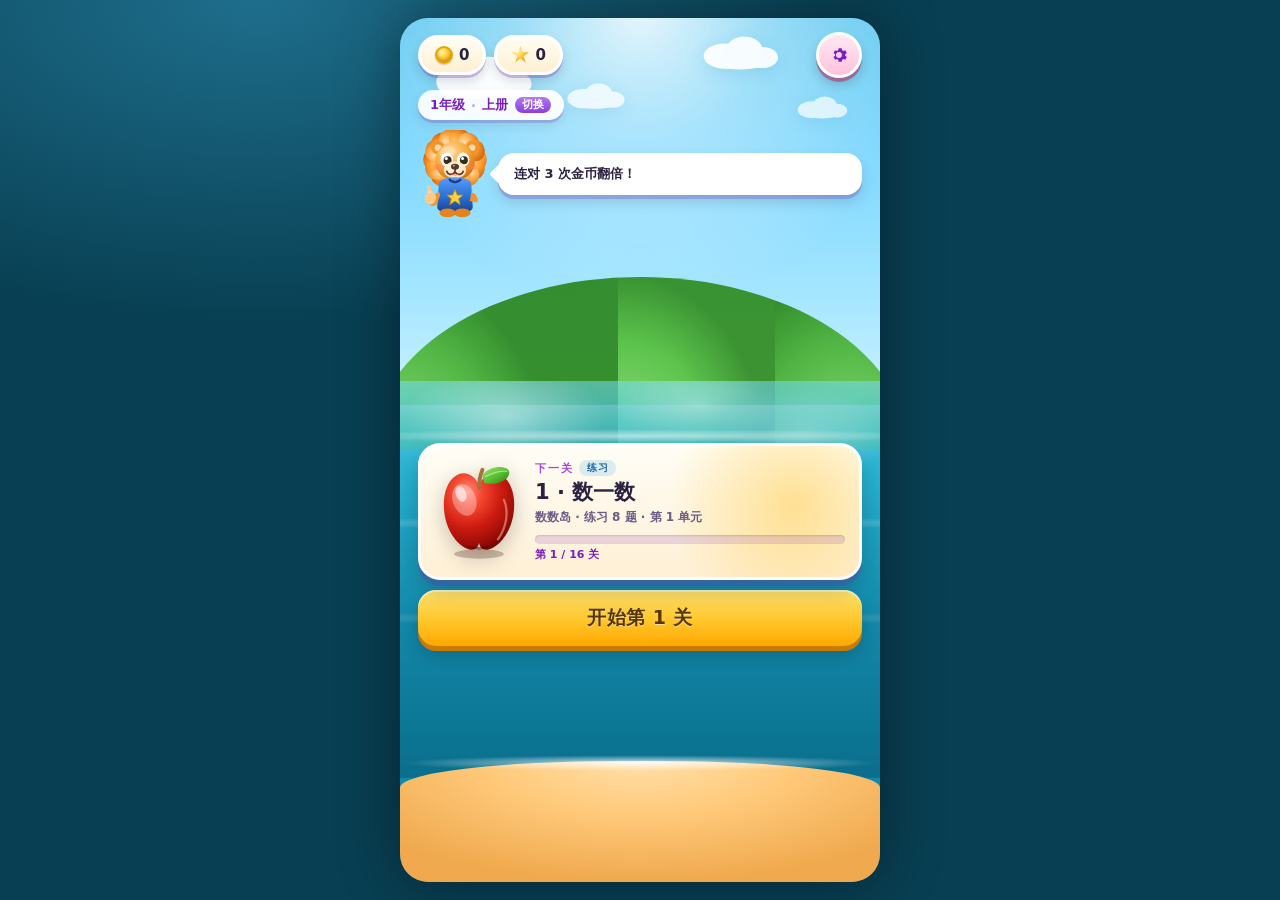
<file: index.html>
<!DOCTYPE html>
<html lang="zh-CN">
<head>
<meta charset="UTF-8">
<meta name="viewport" content="width=device-width, initial-scale=1, maximum-scale=1, user-scalable=no, viewport-fit=cover">
<meta name="theme-color" content="#7FD8FF">
<link rel="icon" href="data:image/svg+xml,%3Csvg xmlns='http://www.w3.org/2000/svg' viewBox='0 0 100 100'%3E%3Ccircle cx='50' cy='45' r='40' fill='%23F0207E'/%3E%3C/svg%3E">
<title>水果数学岛 · Fruit Math Island</title>
<link rel="stylesheet" href="css/base.css?v=1">
<link rel="stylesheet" href="css/scene.css?v=2">
<link rel="stylesheet" href="css/game.css?v=25">
<link rel="stylesheet" href="css/board.css?v=47">
</head>
<body>
<div id="app" class="app">

  <!-- 背景：天空 / 海面 / 沙滩 / 云 / 彩纸 -->
  <div class="bg" aria-hidden="true">
    <div class="bg-sky"></div>
    <div class="bg-sun"></div>
    <div class="bg-clouds" id="bgClouds"></div>
    <div class="bg-hills"></div>
    <div class="bg-sea">
      <i class="wave w1"></i><i class="wave w2"></i><i class="wave w3"></i>
    </div>
    <div class="bg-sand"></div>
    <div class="bg-confetti" id="bgConfetti"></div>
  </div>

  <!-- ============ 主页 ============ -->
  <section id="scrHome" class="screen home">
    <div class="home-head">
      <div class="home-hud">
        <div class="pill"><i class="ico-coin"></i><b id="coinNum">0</b></div>
        <div class="pill"><i class="ico-star"></i><b id="starNum">0</b></div>
        <button class="round-btn gear-btn" id="btnSettings" aria-label="设置">
          <svg viewBox="0 0 24 24" aria-hidden="true"><path d="M12 15.5a3.5 3.5 0 1 1 0-7 3.5 3.5 0 0 1 0 7zm7.4-2.6c.04-.3.07-.6.07-.9s-.03-.6-.07-.9l2-1.5-1.9-3.3-2.3.9c-.5-.4-1-.7-1.6-.9l-.3-2.4h-3.8l-.3 2.4c-.6.2-1.1.5-1.6.9l-2.3-.9-1.9 3.3 2 1.5c-.04.3-.07.6-.07.9s.03.6.07.9l-2 1.5 1.9 3.3 2.3-.9c.5.4 1 .7 1.6.9l.3 2.4h3.8l.3-2.4c.6-.2 1.1-.5 1.6-.9l2.3.9 1.9-3.3-2-1.5z"/></svg>
        </button>
      </div>
    </div>

    <!-- 当前年级 / 学期：只展示，切换在设置里 -->
    <button class="stage-badge" id="stageBadge">
      <span id="stageGrade">1年级</span>
      <i></i>
      <span id="stageTerm">上册</span>
      <em>切换</em>
    </button>

    <div class="home-hero">
      <div class="hero-lion" id="homeLion"></div>
      <div class="hero-bubble" id="homeTip">选一座小岛开始吧！</div>
    </div>

    <div class="continue-card" id="continueCard">
      <div class="cont-glow" aria-hidden="true"></div>
      <div class="cont-art" id="contArt"></div>
      <div class="cont-left">
        <span class="cont-meta">
          <span class="cont-label" id="contLabel">下一关</span>
          <span class="cont-type type-practice" id="contType">练习</span>
        </span>
        <b class="cont-title" id="contTitle">第 1 关 · 数一数</b>
        <span class="cont-sub" id="contSub">苹果岛 · 共 10 题</span>
        <div class="cont-meter"><i id="contFill"></i></div>
        <span class="cont-progress" id="contProgress">第 1 / 8 关</span>
      </div>
    </div>
    <button class="big-btn cont-go" id="btnContinue">开始第 1 关</button>

  </section>

  <!-- ============ 游戏 ============ -->
  <section id="scrGame" class="screen game hidden">
    <div class="game-hud">
      <button class="round-btn small" id="btnQuit" aria-label="退出">‹</button>
      <div class="hearts" id="hearts"></div>
      <div class="hud-right">
        <div class="pill small"><i class="ico-coin"></i><b id="gameCoin">0</b></div>
        <div class="combo-tag" id="comboTag">×0</div>
      </div>
    </div>

    <div class="progress-row">
      <div class="tier-pill" id="tierPill" aria-label="题目难度" title="题目难度"><i></i><i></i><i></i><i></i></div>
      <div class="progress-track"><i id="progFill"></i></div>
      <span id="progText">1/10</span>
    </div>

    <!-- 紫色标题条（参考图同款） -->
    <div class="ribbon" id="ribbon"><span id="ribbonText">学习减法</span></div>

    <!-- Boss 血条 -->
    <div class="boss-bar hidden" id="bossBar">
      <span class="boss-ico">🐵</span>
      <div class="boss-track"><i id="bossFill"></i></div>
      <span class="boss-time" id="bossTime">30</span>
    </div>

    <div class="stage" id="stage">
      <!-- 狮子伙伴 + 气泡 -->
      <div class="lion-row">
        <div class="lion-slot" id="gameLion"></div>
        <div class="bubble" id="bubble">数一数有几个？</div>
      </div>

      <!-- 题目区：由 JS 渲染（卡片/气球/黑板） -->
      <div class="board" id="board"></div>
    </div>

    <div class="fever-glow" id="feverGlow" aria-hidden="true"></div>
  </section>

  <!-- ============ 结算 ============ -->
  <section id="scrResult" class="screen result hidden">
    <div class="confetti-layer" id="resultConfetti" aria-hidden="true"></div>
    <div class="result-panel">
      <p class="res-kicker" id="resKicker">小岛通关</p>
      <h2 class="res-title" id="resTitle">苹果岛探险成功！</h2>
      <div class="res-stars" id="resStars">
        <i data-i="0"></i><i data-i="1"></i><i data-i="2"></i>
      </div>
      <div class="res-lion" id="resLion"></div>
      <div class="res-stats">
        <div class="stat"><span>🪙</span><b id="resCoin">0</b><small>金币</small></div>
        <div class="stat"><span>🔥</span><b id="resCombo">0</b><small>最高连击</small></div>
        <div class="stat"><span>✅</span><b id="resCorrect">0</b><small>答对</small></div>
      </div>
      <div class="res-unlocks" id="resUnlocks"></div>
      <div class="res-actions">
        <button class="big-btn" id="btnAgain">再来一局</button>
        <button class="ghost-btn" id="btnMedals">查看勋章</button>
        <button class="ghost-btn" id="btnHome">回主界面</button>
      </div>
    </div>
  </section>

  <!-- ============ 图鉴 ============ -->
  <section id="scrDex" class="screen dex hidden">
    <div class="page-head">
      <button class="round-btn small" id="btnDexBack" aria-label="返回">‹</button>
      <h2 class="page-title">我的勋章</h2>
      <div class="pill small"><span id="dexCount">0/16</span></div>
    </div>

    <!-- 连续挑战大横幅（核心） -->
    <div class="streak-hero" id="streakHero">
      <div class="sh-glow" aria-hidden="true"></div>
      <div class="sh-flame" id="shFlame"></div>
      <div class="sh-main">
        <div class="sh-num"><b id="shDays">0</b><span>天</span></div>
        <div class="sh-label">连续完成挑战</div>
      </div>
      <div class="sh-side">
        <span class="sh-rec">最长 <b id="shBest">0</b> 天</span>
        <span class="sh-today" id="shToday">今天还没来</span>
      </div>
    </div>
    <!-- 近 7 天打卡格 -->
    <div class="week-strip" id="weekStrip"></div>

    <div class="badge-groups" id="badgeGroups"></div>

    <!-- 家长区：重置进度（孩子不会误点） -->
    <div class="parent-zone">
      <button class="reset-btn" id="btnReset">清空全部进度</button>
      <p class="parent-note">金币、星星、勋章、关卡记录都会清除，且无法恢复</p>
    </div>
  </section>

  <!-- ============ 设置 ============ -->
  <section id="scrSettings" class="screen settings hidden">
    <div class="page-head">
      <button class="round-btn small" id="btnSettingsBack" aria-label="返回">‹</button>
      <h2 class="page-title">设置</h2>
    </div>

    <p class="set-hint">选择要练习的年级和学期，首页会显示对应内容</p>

    <div class="set-block">
      <span class="set-label">年级</span>
      <div class="grade-picker" id="gradePicker" role="tablist" aria-label="选择年级"></div>
    </div>

    <div class="set-block">
      <span class="set-label">学期</span>
      <div class="term-picker" id="termPicker" role="tablist" aria-label="选择学期"></div>
    </div>

    <div class="set-block">
      <span class="set-label">声音</span>
      <button class="set-toggle" id="btnSoundToggle">开启</button>
    </div>
  </section>

  <!-- ============ 浮层 ============ -->
  <div class="overlay hidden" id="ovEvent">
    <div class="event-card">
      <div class="ev-shine"></div>
      <div class="ev-emoji" id="evEmoji">💰</div>
      <h3 id="evTitle">金币雨</h3>
      <p id="evDesc">接下来 2 题金币翻倍！</p>
      <button class="big-btn" id="evOk">收下啦</button>
    </div>
  </div>

  <div class="overlay hidden" id="ovBoss">
    <div class="boss-card">
      <div class="boss-face">🐵</div>
      <h3>抢水果猴出现！</h3>
      <p>30 秒快问快答，答对就把它打退！</p>
      <button class="big-btn" id="bossOk">开打！</button>
    </div>
  </div>

  <div class="overlay hidden" id="ovRescue">
    <div class="rescue-wrap">
      <h3>🆘 Bobo 饿肚子啦！</h3>
      <p>接住掉下来的水果，接住 5 个就回血</p>
      <div class="rescue-timer"><i id="rescueFill"></i><span id="rescueTime">12</span></div>
      <div class="rescue-score">已接住 <b id="rescueGot">0</b> / 5</div>
      <div class="rescue-field" id="rescueField"></div>
    </div>
  </div>

  <div class="overlay hidden" id="ovPause">
    <div class="pause-card">
      <h3>休息一下～</h3>
      <p>Bobo 在原地等你</p>
      <button class="big-btn" id="pauseGo">继续</button>
      <button class="ghost-btn" id="pauseQuit">结束本局</button>
    </div>
  </div>

  <div class="fx" id="fx" aria-hidden="true"></div>
  <div class="toasts" id="toasts" aria-live="polite"></div>
</div>

<script src="js/art.js?v=3"></script>
<script src="js/difficulty.js?v=1"></script>
<script src="js/data.js?v=12"></script>
<script src="js/units.js?v=46"></script>
<script src="js/badges.js?v=1"></script>
<script src="js/audio.js?v=2"></script>
<script src="js/scene.js?v=1"></script>
<script src="js/store.js?v=4"></script>
<script src="js/board.js?v=80"></script>
<script src="js/fx.js?v=1"></script>
<script src="js/game.js?v=11"></script>
<script src="js/app.js?v=16"></script>
</body>
</html>
</file>
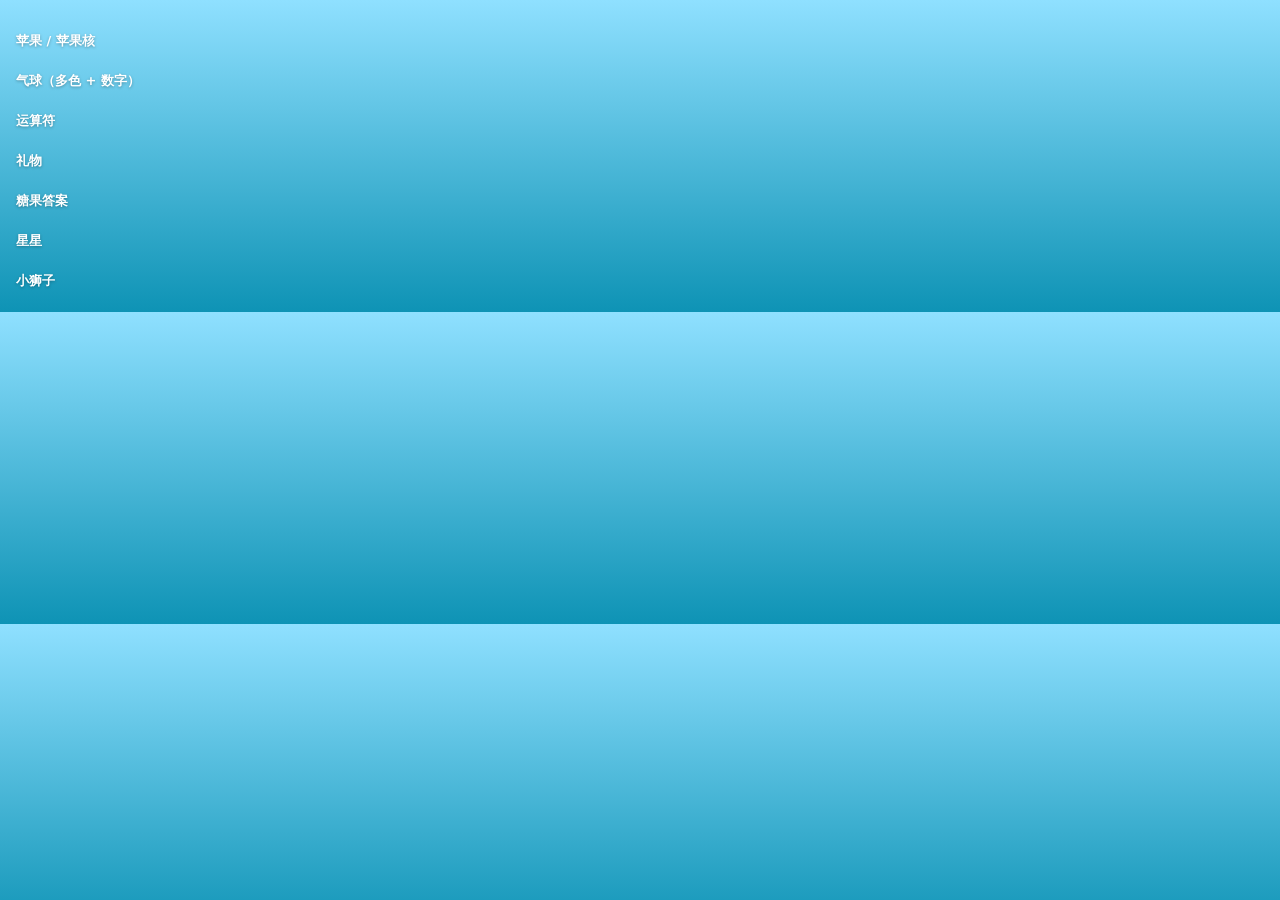
<file: test/art-preview.html>
<!DOCTYPE html>
<html lang="zh-CN">
<head>
<meta charset="UTF-8">
<title>SVG 资产检查</title>
<style>
  body{margin:0;padding:16px;background:linear-gradient(180deg,#8FE0FF,#0E93B5);font-family:system-ui,sans-serif}
  h2{color:#fff;font-size:13px;margin:16px 0 6px;text-shadow:0 1px 3px rgba(0,0,0,.3)}
  .row{display:flex;flex-wrap:wrap;gap:10px;align-items:flex-end}
  .box{background:#FFF6E2;border-radius:14px;padding:8px;box-shadow:0 4px 0 rgba(122,43,184,.25)}
  .art{display:block}
  .s1{width:72px;height:auto}
  .s2{width:56px;height:auto}
  .s3{width:110px;height:auto}
  .s4{width:80px;height:auto}
</style>
</head>
<body>
<h2>苹果 / 苹果核</h2>
<div class="row" id="r1"></div>
<h2>气球（多色 + 数字）</h2>
<div class="row" id="r2"></div>
<h2>运算符</h2>
<div class="row" id="r3"></div>
<h2>礼物</h2>
<div class="row" id="r4"></div>
<h2>糖果答案</h2>
<div class="row" id="r5"></div>
<h2>星星</h2>
<div class="row" id="r6"></div>
<h2>小狮子</h2>
<div class="row" id="r7"></div>
<script src="../js/art.js"></script>
<script>
  var A = MFI.Art;
  function put(id, html, cls){
    var d = document.createElement('div'); d.className='box';
    d.innerHTML = html;
    var s = d.querySelector('svg');
    if (s) s.setAttribute('class', 'art ' + (cls||'s1'));
    document.getElementById(id).appendChild(d);
  }
  put('r1', A.apple());
  put('r1', A.core());
  ['pink','green','blue','purple','orange','gray'].forEach(function(c){ put('r2', A.balloon('4', c)); });
  put('r2', A.balloon('12','pink'));
  put('r2', A.balloon('?','gray'));
  ['+','−','=','×'].forEach(function(s){ put('r3', A.opChip(s), 's2'); });
  put('r4', A.gift('green'));
  put('r4', A.gift('blue'));
  ['pink','green','blue','purple','orange'].forEach(function(c,i){ put('r5', A.candy(String(i+3), c), 's4'); });
  put('r6', A.star(true), 's2');
  put('r6', A.star(false), 's2');
  put('r7', A.lion(), 's3');
</script>
</body>
</html>
</file>
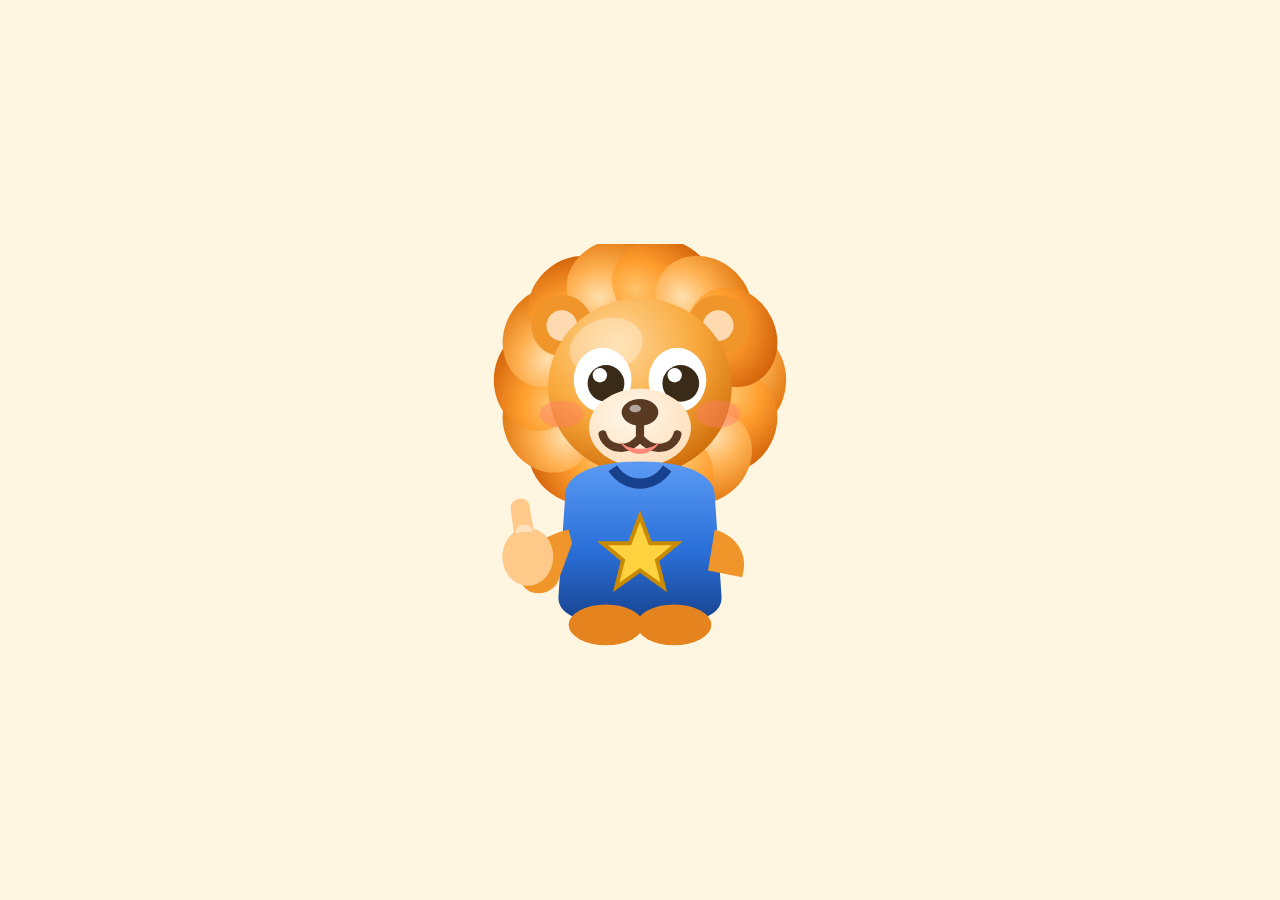
<file: test/lion.html>
<!DOCTYPE html>
<html lang="zh-CN">
<head><meta charset="UTF-8"><title>狮子</title>
<style>
  body{margin:0;background:#FFF6E2;display:flex;align-items:center;justify-content:center;height:100vh;gap:30px}
  .art{width:340px;height:auto}
</style></head>
<body><div id="h"></div><script src="../js/art.js"></script>
<script>document.getElementById('h').innerHTML = MFI.Art.lion();</script>
</body></html>
</file>
<file: css/base.css>
/* ===== 基础层 ===== */
:root {
  --ink: #2B2140;
  --ink-2: #6B5C86;
  --cream: #FFF6E2;
  --cream-2: #FFEFD2;
  --purple: #A93FE4;
  --purple-d: #7C1CC0;
  --pink: #F0207E;
  --green: #4FC62E;
  --blue: #2794DD;
  --yellow: #FFC82E;
  --red: #D8281A;

  --r-lg: 26px;
  --r-md: 18px;

  --font: system-ui, -apple-system, "PingFang SC", "Hiragino Sans GB", "Microsoft YaHei", sans-serif;
  --safe-t: env(safe-area-inset-top, 0px);
  --safe-b: env(safe-area-inset-bottom, 0px);
}

* { box-sizing: border-box; -webkit-tap-highlight-color: transparent; }
html, body { margin: 0; padding: 0; height: 100%; overflow-x: hidden; }

body {
  font-family: var(--font);
  color: var(--ink);
  background: #0B7C9B;
  font-size: 16px;
  line-height: 1.4;
  -webkit-font-smoothing: antialiased;
  overscroll-behavior: none;
  user-select: none;
}

.hidden { display: none !important; }

.app {
  position: relative;
  width: 100%;
  max-width: 480px;
  min-height: 100vh;
  min-height: 100dvh;
  margin: 0 auto;
  overflow-x: hidden;
  overflow-y: auto;
  -webkit-overflow-scrolling: touch;
  box-shadow: 0 0 60px rgba(0, 0, 0, .4);
}

/* 矮屏：app 固定为视口高度，内部滚动，底部按钮始终可达 */
@media (max-height: 830px) {
  html, body { height: 100%; overflow: hidden; }
  .app {
    height: 100dvh;
    min-height: 0;
    overflow-y: auto;
  }
  .screen {
    min-height: 0;
    height: auto;
  }
}

@media (min-width: 481px) {
  body {
    display: flex; align-items: center; justify-content: center;
    padding: 18px 0;
    background: radial-gradient(80% 60% at 20% 0%, #1E6E8C, transparent 60%), #083F52;
  }
  .app {
    min-height: min(900px, calc(100dvh - 36px));
    height: min(900px, calc(100dvh - 36px));
    border-radius: 32px;
    border: 4px solid rgba(255, 255, 255, .18);
    overflow: hidden;
  }
}

.screen {
  position: relative;
  z-index: 2;
  width: 100%;
  min-height: 100dvh;
  padding: calc(10px + var(--safe-t)) 14px calc(18px + var(--safe-b));
  display: flex; flex-direction: column;
  animation: scrIn .26s ease-out both;
}
@media (min-width: 481px) { .screen { min-height: 100%; } }

@keyframes scrIn {
  from { opacity: 0; transform: translateY(8px); }
  to { opacity: 1; transform: none; }
}

/* ---------- 通用按钮 ---------- */
.big-btn {
  display: flex; align-items: center; justify-content: center;
  width: 100%; min-height: 54px; padding: 12px 18px;
  border: 0; border-radius: 18px;
  background: linear-gradient(180deg, #FFE470 0%, #FFC82E 52%, #FFA800 100%);
  box-shadow: 0 5px 0 #C97A00, 0 9px 18px rgba(0,0,0,.2), inset 0 2px 0 rgba(255,255,255,.6);
  color: #5A3700;
  font-family: inherit; font-size: 18px; font-weight: 900; letter-spacing: .5px;
  text-shadow: 0 1px 0 rgba(255,255,255,.55);
  cursor: pointer; touch-action: manipulation;
  transition: transform .1s, box-shadow .1s;
}
.big-btn:active { transform: translateY(4px); box-shadow: 0 1px 0 #C97A00, 0 3px 8px rgba(0,0,0,.16); }

.ghost-btn {
  display: flex; align-items: center; justify-content: center;
  width: 100%; min-height: 48px; padding: 10px 16px;
  border: 0; border-radius: 16px;
  background: rgba(255,255,255,.94);
  box-shadow: 0 4px 0 rgba(51,35,79,.18);
  color: var(--ink);
  font-family: inherit; font-size: 15px; font-weight: 900;
  cursor: pointer; touch-action: manipulation;
  transition: transform .1s, box-shadow .1s;
}
.ghost-btn:active { transform: translateY(3px); box-shadow: 0 1px 0 rgba(51,35,79,.18); }

.round-btn {
  flex: 0 0 auto;
  display: flex; align-items: center; justify-content: center;
  width: 46px; height: 46px;
  border: 3px solid #fff; border-radius: 50%;
  background: linear-gradient(180deg, #FFE9F3 0%, #FFC2DC 100%);
  box-shadow: 0 4px 0 rgba(190,30,95,.5), 0 7px 12px rgba(0,0,0,.18);
  color: #C0186A;
  font-size: 22px; font-weight: 900; line-height: 1;
  cursor: pointer; touch-action: manipulation;
  transition: transform .1s, box-shadow .1s;
}
.round-btn:active { transform: translateY(3px); box-shadow: 0 1px 0 rgba(190,30,95,.5); }
.round-btn.small { width: 44px; height: 44px; font-size: 20px; }
.round-btn.off { filter: grayscale(.8); opacity: .7; }

/* ---------- 资源胶囊 ---------- */
.pill {
  display: inline-flex; align-items: center; gap: 6px;
  height: 40px; padding: 0 14px;
  border-radius: 999px;
  background: linear-gradient(180deg, #FFFDF5 0%, #FFEFD2 100%);
  border: 3px solid #fff;
  box-shadow: 0 3px 0 rgba(122,43,184,.28), 0 6px 12px rgba(0,0,0,.14);
  font-size: 15px; font-weight: 900; color: var(--ink);
  font-variant-numeric: tabular-nums;
}
.pill.small { height: 34px; padding: 0 11px; font-size: 13.5px; }
.pill.bump { animation: pillBump .34s cubic-bezier(.34,1.56,.64,1); }
@keyframes pillBump { 0%{transform:scale(1)} 45%{transform:scale(1.16)} 100%{transform:scale(1)} }

.ico-coin, .ico-star {
  display: inline-block; width: 18px; height: 18px; border-radius: 50%;
  background:
    radial-gradient(circle at 34% 30%, #FFF6C0 0%, #FFD23F 38%, #E09A00 100%);
  box-shadow: inset 0 -2px 3px rgba(150,90,0,.4), 0 1px 2px rgba(0,0,0,.2);
  border: 2px solid #E0A800;
}
.ico-star {
  border-radius: 3px;
  background: radial-gradient(circle at 34% 30%, #FFF6C0 0%, #FFC82E 40%, #D98A00 100%);
  clip-path: polygon(50% 0%, 61% 35%, 98% 35%, 68% 57%, 79% 91%, 50% 70%, 21% 91%, 32% 57%, 2% 35%, 39% 35%);
  border: 0; box-shadow: none;
}

/* ---------- 浮层 ---------- */
.overlay {
  position: fixed; inset: 0; z-index: 90;
  display: flex; align-items: center; justify-content: center;
  padding: 20px;
  background: rgba(10, 55, 78, .72);
  backdrop-filter: blur(5px); -webkit-backdrop-filter: blur(5px);
  animation: fadeIn .2s ease-out both;
}
@keyframes fadeIn { from { opacity: 0 } to { opacity: 1 } }

.toasts {
  position: fixed; left: 50%; top: calc(78px + var(--safe-t)); z-index: 120;
  transform: translateX(-50%);
  display: flex; flex-direction: column; align-items: center; gap: 5px;
  pointer-events: none; width: min(78vw, 300px);
}
.toast {
  padding: 7px 15px; border-radius: 999px;
  background: #fff; color: var(--ink);
  font-size: 12.5px; font-weight: 900; line-height: 1.35; text-align: center;
  box-shadow: 0 4px 0 rgba(51,35,79,.26), 0 8px 14px rgba(0,0,0,.14);
  animation: toastIn .26s cubic-bezier(.34,1.56,.64,1) both;
}
@keyframes toastIn { from { opacity: 0; transform: translateY(-12px) scale(.92) } to { opacity: 1; transform: none } }

.fx { position: fixed; inset: 0; z-index: 110; pointer-events: none; overflow: hidden; }

@media (prefers-reduced-motion: reduce) {
  * { animation-duration: .01ms !important; animation-iteration-count: 1 !important; transition-duration: .01ms !important; }
}

/* ---------- 特效元素 ---------- */
.float-text {
  position: fixed; z-index: 115;
  font-size: 21px; font-weight: 900; color: #fff;
  text-shadow: 0 2px 0 #7C1CC0, 0 4px 12px rgba(0,0,0,.45);
  pointer-events: none;
  animation: floatUp 1.1s cubic-bezier(.2,.8,.3,1) forwards;
  white-space: nowrap;
}
@keyframes floatUp {
  0% { opacity: 0; transform: translate(-50%, 0) scale(.5); }
  22% { opacity: 1; transform: translate(-50%, -18px) scale(1.15); }
  70% { opacity: 1; }
  100% { opacity: 0; transform: translate(-50%, -84px) scale(.95); }
}
.spark {
  position: fixed; z-index: 114;
  border-radius: 50%;
  pointer-events: none;
  animation: sparkFly var(--dur, .8s) cubic-bezier(.2,.7,.4,1) forwards;
}
@keyframes sparkFly {
  0% { opacity: 1; transform: translate(0,0) scale(1); }
  100% { opacity: 0; transform: translate(var(--dx), var(--dy)) scale(.2); }
}
.ring {
  position: fixed; z-index: 113;
  width: 40px; height: 40px; margin: -20px 0 0 -20px;
  border-radius: 50%;
  border: 4px solid #FFC82E;
  pointer-events: none;
  animation: ringOut .5s ease-out forwards;
}
@keyframes ringOut {
  0% { opacity: 1; transform: scale(.4); }
  100% { opacity: 0; transform: scale(3.4); }
}
.fly-coin {
  position: fixed; z-index: 116;
  width: 18px; height: 18px; border-radius: 50%;
  background: radial-gradient(circle at 34% 30%, #FFF6C0 0%, #FFD23F 38%, #E09A00 100%);
  border: 2px solid #E0A800;
  pointer-events: none;
  transition: transform .7s cubic-bezier(.5,-0.2,.6,1), opacity .7s ease-in;
}
@keyframes cardShake {
  0%, 100% { transform: translateX(0); }
  18% { transform: translateX(-8px) rotate(-.6deg); }
  38% { transform: translateX(7px) rotate(.5deg); }
  58% { transform: translateX(-5px); }
  78% { transform: translateX(3px); }
}
</file>
<file: css/scene.css>
/* ===== 场景背景：天空 / 阳光 / 云 / 远山 / 海面 / 沙滩 / 彩纸 ===== */
.bg {
  position: fixed;
  left: 50%; top: 0;
  width: 100%; max-width: 480px;
  height: 100vh;
  transform: translateX(-50%);
  overflow: hidden;
  z-index: 0;
  pointer-events: none;
}
@media (min-width: 481px) {
  /* .app 在宽屏下是垂直居中的，场景必须跟着一起居中，
     否则背景贴在视口顶部、内容却在中段，会出现「上面一片空天空」 */
  .bg {
    top: 50%;
    height: min(900px, calc(100dvh - 36px));
    transform: translate(-50%, -50%);
    border-radius: 28px;
  }
}

/* 天空：上深下浅的青蓝渐变（参考图） */
.bg-sky {
  position: absolute; inset: 0;
  background:
    linear-gradient(180deg,
      #5EC8F0 0%,
      #7FD8FF 16%,
      #A5E6FF 32%,
      #C9F1FF 44%,
      #6FD3EE 46%,
      #2FB4D8 58%,
      #159ABF 72%,
      #0B7C9B 100%);
}

/* 阳光光晕 */
.bg-sun {
  position: absolute;
  left: 50%; top: -22%;
  width: 120%; height: 70%;
  transform: translateX(-50%);
  background: radial-gradient(circle at 50% 30%, rgba(255,255,255,.85) 0%, rgba(255,255,255,.35) 26%, transparent 58%);
  filter: blur(6px);
}

/* 云 */
.bg-clouds { position: absolute; left: 0; right: 0; top: 0; height: 40%; }
.art-cloud {
  position: absolute;
  width: 120px; height: auto;
  filter: drop-shadow(0 4px 8px rgba(80,170,210,.28));
}

/* 远山（参考图里那层绿色山丘） */
.bg-hills {
  position: absolute;
  left: -6%; right: -6%;
  top: 30%;
  height: 20%;
  background:
    radial-gradient(58% 100% at 12% 100%, #7FD86A 0%, #4FB63C 60%, #2F8A24 100%),
    radial-gradient(52% 100% at 44% 100%, #8FE07A 0%, #57C142 62%, #358F28 100%),
    radial-gradient(60% 100% at 78% 100%, #7FD86A 0%, #4FB63C 60%, #2F8A24 100%);
  background-size: 46% 100%, 50% 100%, 46% 100%;
  background-position: 0 100%, 50% 100%, 100% 100%;
  background-repeat: no-repeat;
  border-radius: 50% 50% 0 0 / 100% 100% 0 0;
  opacity: .95;
}
.bg-hills::after {
  content: '';
  position: absolute; left: 0; right: 0; bottom: 0; height: 26%;
  background: linear-gradient(180deg, rgba(255,255,255,.35), transparent);
}

/* 海面 */
.bg-sea {
  position: absolute;
  left: 0; right: 0;
  top: 42%;
  bottom: 12%;
  background:
    linear-gradient(180deg,
      rgba(120,220,245,.55) 0%,
      rgba(35,175,205,.85) 22%,
      #1287A8 62%,
      #0A6E8C 100%);
  overflow: hidden;
}
/* 波纹 */
.wave {
  position: absolute; left: -20%; right: -20%;
  height: 14px;
  border-radius: 50%;
  background: radial-gradient(ellipse at center, rgba(255,255,255,.55) 0%, rgba(255,255,255,0) 70%);
}
.wave.w1 { top: 12%; animation: waveMove 7s ease-in-out infinite; }
.wave.w2 { top: 34%; opacity: .8; animation: waveMove 9s ease-in-out infinite reverse; }
.wave.w3 { top: 58%; opacity: .6; animation: waveMove 11s ease-in-out infinite; }
@keyframes waveMove {
  0%, 100% { transform: translateX(-2%) scaleY(1); }
  50% { transform: translateX(2%) scaleY(1.25); }
}
/* 海面高光条 */
.bg-sea::after {
  content: '';
  position: absolute; left: 0; right: 0; top: 0; height: 30%;
  background:
    radial-gradient(30% 60% at 22% 30%, rgba(255,255,255,.42), transparent 70%),
    radial-gradient(24% 50% at 62% 20%, rgba(255,255,255,.3), transparent 70%),
    radial-gradient(26% 55% at 84% 44%, rgba(255,255,255,.26), transparent 70%);
}

/* 沙滩 */
.bg-sand {
  position: absolute;
  left: 0; right: 0; bottom: 0;
  height: 14%;
  background:
    radial-gradient(70% 100% at 50% 0%, #FFE0A8 0%, #FFC97A 45%, #F0A94E 100%);
  border-radius: 46% 46% 0 0 / 22% 22% 0 0;
}
.bg-sand::before {
  content: '';
  position: absolute; left: 0; right: 0; top: -6px; height: 16px;
  background: radial-gradient(ellipse at center, rgba(255,255,255,.8), transparent 70%);
}

/* 彩纸 */
.bg-confetti { position: absolute; inset: 0; }
.bg-confetti i {
  position: absolute;
  width: 9px; height: 5px;
  border-radius: 1.5px;
  opacity: .95;
  animation: confettiDrift linear infinite;
}
@keyframes confettiDrift {
  0% { transform: translateY(-30px) rotate(0deg); opacity: 0; }
  10% { opacity: .95; }
  90% { opacity: .9; }
  100% { transform: translateY(110vh) rotate(540deg); opacity: 0; }
}
</file>
<file: css/game.css>
/* ===== 主页 / 游戏 / 结算 / 图鉴 ===== */

/* ================= 主页 ================= */
.home { gap: 10px; }
/* 下一关卡与开始按钮成组，在剩余空间里居中 */
.home .continue-card { margin-top: auto; }
.home .cont-go { margin-bottom: auto; }
/* 年级 / 学期选择器 */
.picker-row {
  display: flex; flex-direction: column; gap: 7px;
  flex: 0 0 auto;
  margin-top: 2px;
}
.grade-picker {
  display: flex; gap: 4px;
  padding: 3px;
  border-radius: 15px;
  background: rgba(30,110,145,.28);
  box-shadow: inset 0 1px 3px rgba(0,0,0,.12);
}
.grade-btn {
  flex: 1;
  min-height: 42px;
  border: 0; border-radius: 11px;
  background: transparent;
  color: #FFFDF5;
  font-family: inherit; font-size: 12px; font-weight: 900;
  cursor: pointer; touch-action: manipulation;
  text-shadow: 0 1px 4px rgba(0,0,0,.45);
  transition: background .16s, color .16s, transform .1s;
}
.grade-btn.on {
  background: #fff; color: var(--purple-d);
  text-shadow: none;
  box-shadow: 0 3px 0 rgba(122,43,184,.24);
}
.grade-btn:active { transform: scale(.97); }

.term-picker { display: flex; gap: 7px; }
.term-btn {
  flex: 1;
  position: relative;
  min-height: 46px;
  border: 3px solid rgba(255,255,255,.65);
  border-radius: 13px;
  background: rgba(255,255,255,.9);
  color: var(--ink-2);
  font-family: inherit; font-size: 13.5px; font-weight: 900;
  cursor: pointer; touch-action: manipulation;
  transition: background .16s, color .16s, box-shadow .16s, transform .1s;
}
.term-btn.on {
  background: linear-gradient(180deg, #FFE470 0%, #FFC82E 52%, #FFA800 100%);
  color: #5A3700; border-color: #fff;
  box-shadow: 0 4px 0 #C97A00;
  text-shadow: 0 1px 0 rgba(255,255,255,.5);
}
.term-btn:active { transform: translateY(2px); }
.term-btn em {
  display: block;
  font-size: 9.5px; font-weight: 800; font-style: normal;
  opacity: .78; margin-top: -1px;
}

.home-head { display: flex; align-items: center; }

.home-hud { display: flex; align-items: center; gap: 8px; width: 100%; }

.home-hero {
  display: flex; align-items: center; gap: 6px;
  padding: 0;
  flex: 0 0 auto;
}
.hero-lion { flex: 0 0 auto; width: 74px; }
.hero-lion .art { width: 100%; height: auto; display: block; }
.hero-bubble {
  position: relative;
  flex: 1; min-width: 0;
  padding: 9px 13px;
  border-radius: 16px;
  background: #fff;
  border: 3px solid #fff;
  box-shadow: 0 4px 0 rgba(122,43,184,.24), 0 7px 14px rgba(0,0,0,.14);
  font-size: 13px; font-weight: 900; color: var(--ink); line-height: 1.4;
}
.hero-bubble::before {
  content: '';
  position: absolute; left: -9px; top: 50%;
  width: 14px; height: 14px; margin-top: -7px;
  background: #fff; border-radius: 3px;
  transform: rotate(45deg);
}

/* ---- 下一关卡片（主页只展示这一关） ---- */
.continue-card {
  position: relative;
  display: flex; align-items: center; gap: 12px;
  padding: 14px 14px;
  border-radius: 22px;
  background: linear-gradient(180deg, #FFFDF5 0%, #FFF0D6 100%);
  box-shadow:
    0 6px 0 rgba(122,43,184,.28),
    0 12px 22px rgba(0,0,0,.18),
    inset 0 2px 0 rgba(255,255,255,.9);
  border: 3px solid rgba(255,255,255,.85);
  overflow: hidden;
  flex: 0 0 auto;
}
.cont-glow {
  position: absolute;
  right: -20%; top: -40%;
  width: 70%; height: 170%;
  background: radial-gradient(circle, rgba(255,201,63,.5), transparent 66%);
  pointer-events: none;
}
.cont-art {
  position: relative;
  flex: 0 0 auto;
  width: clamp(64px, 20vw, 88px);
  height: clamp(72px, 22vw, 98px);
  display: flex; align-items: center; justify-content: center;
}
.cont-art .art {
  width: 100%; height: 100%;
  filter: drop-shadow(0 6px 10px rgba(0,0,0,.22));
}
.cont-left {
  position: relative;
  flex: 1; min-width: 0;
  display: flex; flex-direction: column; gap: 3px;
}
.cont-label {
  font-size: 10.5px; font-weight: 900; letter-spacing: 1.8px;
  color: var(--purple);
}
.cont-title {
  font-size: clamp(17px, 5vw, 21px); font-weight: 900; color: var(--ink);
  line-height: 1.25;
  white-space: nowrap; overflow: hidden; text-overflow: ellipsis;
}
.cont-sub {
  font-size: 12px; font-weight: 800; color: var(--ink-2);
  white-space: nowrap; overflow: hidden; text-overflow: ellipsis;
}
.cont-meter {
  position: relative;
  height: 9px; margin-top: 7px;
  border-radius: 999px;
  background: rgba(122,43,184,.16);
  box-shadow: inset 0 1px 2px rgba(0,0,0,.14);
  overflow: hidden;
}
.cont-meter i {
  display: block; height: 100%; width: 0;
  border-radius: 999px;
  background: linear-gradient(90deg, #FFD23F, #FF8A2B);
  transition: width .5s cubic-bezier(.34,1.2,.64,1);
}
.cont-progress {
  font-size: 11px; font-weight: 900; color: var(--purple-d);
  font-variant-numeric: tabular-nums;
}
.cont-go { min-height: 56px; font-size: 19px; flex: 0 0 auto; }
/* 卡片与按钮成组，下方留出空间给背景 */

/* ================= 游戏 ================= */
.game { gap: 7px; height: 100%; }

.game-hud { display: flex; align-items: center; gap: 7px; }
.hearts { display: flex; gap: 2px; font-size: 18px; line-height: 1; }
.hearts i {
  font-style: normal;
  filter: drop-shadow(0 2px 2px rgba(0,0,0,.2));
  transition: transform .3s cubic-bezier(.34,1.56,.64,1), opacity .3s, filter .3s;
}
.hearts i.lost { opacity: .3; filter: grayscale(1); transform: scale(.78); }
.hearts i.hit { animation: heartHit .5s ease-out; }
@keyframes heartHit {
  0% { transform: scale(1); } 30% { transform: scale(1.5) rotate(-12deg); }
  60% { transform: scale(.8) rotate(8deg); } 100% { transform: scale(.8); }
}
.hud-right { margin-left: auto; display: flex; align-items: center; gap: 6px; }

.combo-tag {
  height: 34px; padding: 0 11px;
  display: flex; align-items: center;
  border-radius: 999px;
  background: rgba(255,255,255,.28);
  border: 2.5px solid rgba(255,255,255,.5);
  color: #fff; font-size: 13px; font-weight: 900;
  font-variant-numeric: tabular-nums;
  text-shadow: 0 1px 3px rgba(0,0,0,.3);
  transition: background .2s, transform .2s;
}
.combo-tag.hot {
  background: linear-gradient(180deg, #FFD23F, #FF8A2B);
  color: #5A2E00; text-shadow: none;
  animation: comboPop .3s cubic-bezier(.34,1.56,.64,1);
}
@keyframes comboPop { 0%{transform:scale(1)} 50%{transform:scale(1.14)} 100%{transform:scale(1)} }

.progress-row { display: flex; align-items: center; gap: 8px; }
.progress-track {
  flex: 1; height: 11px; border-radius: 999px;
  background: rgba(0,0,0,.2);
  box-shadow: inset 0 2px 3px rgba(0,0,0,.2);
  overflow: hidden;
}
.progress-track i {
  display: block; height: 100%; width: 0;
  border-radius: 999px;
  background: linear-gradient(90deg, #8CE86A, #FFD23F);
  transition: width .35s cubic-bezier(.34,1.2,.64,1);
}
.progress-row span {
  font-size: 11.5px; font-weight: 900; color: #fff;
  font-variant-numeric: tabular-nums;
  text-shadow: 0 1px 3px rgba(0,0,0,.3);
}

/* 紫色标题条（游戏内） */
.ribbon {
  position: relative;
  align-self: center;
  padding: 7px 26px 8px;
  border-radius: 18px;
  background:
    linear-gradient(180deg, rgba(255,255,255,.34) 0%, rgba(255,255,255,0) 48%),
    linear-gradient(180deg, #D07BF7 0%, #A93FE4 46%, #7C1CC0 100%);
  box-shadow:
    0 5px 0 #5E1A8F,
    0 9px 16px rgba(0,0,0,.24),
    inset 0 2px 0 rgba(255,255,255,.5);
  border: 2.5px solid rgba(255,255,255,.45);
  max-width: 100%;
}
.ribbon span {
  display: block;
  font-size: 16px; font-weight: 900; letter-spacing: 1.5px; color: #fff;
  text-shadow: 0 2px 0 #6E1BA8, 0 3px 6px rgba(0,0,0,.3);
  white-space: nowrap; overflow: hidden; text-overflow: ellipsis;
}
.ribbon::before, .ribbon::after {
  content: '';
  position: absolute; top: 50%; width: 6px; height: 6px;
  margin-top: -3px; border-radius: 50%;
  background: rgba(255,255,255,.6);
}
.ribbon::before { left: 9px; }
.ribbon::after { right: 9px; }

/* Boss 血条 */
.boss-bar {
  display: flex; align-items: center; gap: 7px;
  padding: 5px 10px;
  border-radius: 14px;
  background: rgba(255,255,255,.94);
  box-shadow: 0 3px 0 rgba(51,35,79,.2);
  animation: bossIn .3s cubic-bezier(.34,1.4,.64,1);
}
@keyframes bossIn { from { opacity: 0; transform: translateY(-8px) } to { opacity: 1; transform: none } }
.boss-ico { font-size: 20px; animation: bossWob 1.6s ease-in-out infinite; }
@keyframes bossWob { 0%,100%{transform:rotate(-6deg)} 50%{transform:rotate(6deg)} }
.boss-track {
  flex: 1; height: 13px; border-radius: 999px;
  background: rgba(51,35,79,.16); overflow: hidden;
}
.boss-track i {
  display: block; height: 100%; width: 100%;
  border-radius: 999px;
  background: linear-gradient(90deg, #FF8A2B, #F0207E);
  transition: width .4s cubic-bezier(.34,1.2,.64,1);
}
.boss-time {
  font-size: 12px; font-weight: 900; color: var(--ink);
  font-variant-numeric: tabular-nums; min-width: 22px; text-align: right;
}

/* 舞台 */
.stage {
  flex: 1 1 auto;
  display: flex; flex-direction: column;
  gap: 8px;
  min-height: 0;
  padding-bottom: 2px;
}
.stage .board { flex: 1 1 auto; min-height: 0; }
.lion-row { display: flex; align-items: flex-start; gap: 5px; padding-left: 2px; }
.lion-slot { flex: 0 0 auto; width: 62px; }
.lion-slot .art { width: 100%; height: auto; display: block; }
.bubble {
  position: relative;
  margin-top: 12px;
  padding: 7px 12px;
  border-radius: 14px;
  background: #fff;
  box-shadow: 0 3px 0 rgba(51,35,79,.22), 0 6px 12px rgba(0,0,0,.12);
  font-size: 12px; font-weight: 900; color: var(--ink); line-height: 1.35;
  max-width: 210px;
}
.bubble::before {
  content: '';
  position: absolute; left: -7px; top: 50%;
  width: 12px; height: 12px; margin-top: -6px;
  background: #fff; border-radius: 2px;
  transform: rotate(45deg);
}
.bubble.pop { animation: bubblePop .28s cubic-bezier(.34,1.56,.64,1); }
@keyframes bubblePop { from { transform: scale(.9); opacity: .5 } to { transform: scale(1); opacity: 1 } }

.board { flex: 1 1 auto; display: flex; flex-direction: column; min-height: 0; }

.fever-glow {
  position: fixed; inset: 0; z-index: 105;
  pointer-events: none; opacity: 0;
  background: radial-gradient(circle at 50% 50%, transparent 38%, rgba(240,32,126,.3) 100%);
  transition: opacity .3s;
}
.fever-glow.on { opacity: 1; animation: feverPulse 1s ease-in-out infinite; }
@keyframes feverPulse { 0%,100%{opacity:.55} 50%{opacity:1} }

/* ================= 结算 ================= */
.result { justify-content: center; }
.confetti-layer { position: absolute; inset: 0; overflow: hidden; pointer-events: none; }
@keyframes confettiFall {
  0% { transform: translateY(-12px) rotate(0); opacity: 1; }
  100% { transform: translateY(105vh) rotate(720deg); opacity: .9; }
}
.result-panel {
  position: relative;
  width: 100%;
  padding: 20px 16px 16px;
  border-radius: 26px;
  background:
    linear-gradient(180deg, rgba(255,255,255,.5) 0%, rgba(255,255,255,0) 30%),
    linear-gradient(180deg, #FFFDF5 0%, #FFEFD2 100%);
  box-shadow:
    0 8px 0 rgba(122,43,184,.3),
    0 16px 32px rgba(0,0,0,.28),
    inset 0 2px 0 rgba(255,255,255,.8);
  border: 3px solid rgba(255,255,255,.7);
  text-align: center;
  animation: resIn .4s cubic-bezier(.34,1.4,.64,1) both;
}
@keyframes resIn { from { opacity: 0; transform: scale(.9) translateY(18px) } to { opacity: 1; transform: none } }
.res-kicker {
  margin: 0 0 3px; font-size: 11.5px; font-weight: 900;
  letter-spacing: 2px; color: var(--purple);
}
.res-title {
  margin: 0 0 8px; font-size: 20px; font-weight: 900; color: var(--ink); line-height: 1.3;
}
.res-stars { display: flex; justify-content: center; gap: 5px; margin-bottom: 6px; min-height: 40px; }
.res-stars i {
  display: block; width: 38px; height: 38px;
  background: rgba(180,170,200,.3);
  clip-path: polygon(50% 0%, 61% 35%, 98% 35%, 68% 57%, 79% 91%, 50% 70%, 21% 91%, 32% 57%, 2% 35%, 39% 35%);
  transform: scale(.85);
  transition: background .3s, transform .3s;
}
.res-stars i.on {
  background: linear-gradient(180deg, #FFF3B0 0%, #FFC82E 52%, #F08A00 100%);
  transform: scale(1);
  animation: starPop .5s cubic-bezier(.34,1.56,.64,1) both;
  animation-delay: var(--sd, 0s);
}
@keyframes starPop {
  0% { transform: scale(0) rotate(-70deg); opacity: 0; }
  60% { transform: scale(1.3) rotate(8deg); opacity: 1; }
  100% { transform: scale(1) rotate(0); opacity: 1; }
}
.res-lion { width: 92px; margin: 2px auto 8px; }
.res-lion .art { width: 100%; height: auto; display: block; }
.res-stats { display: flex; gap: 7px; margin-bottom: 11px; }
.res-stats .stat {
  flex: 1;
  display: flex; flex-direction: column; align-items: center;
  padding: 7px 2px;
  border-radius: 14px;
  background: rgba(169,63,228,.12);
  border: 2px solid rgba(169,63,228,.16);
}
.res-stats .stat span { font-size: 14px; line-height: 1.1; }
.res-stats .stat b { font-size: 17px; color: var(--ink); font-variant-numeric: tabular-nums; }
.res-stats .stat small { font-size: 10px; font-weight: 800; color: var(--ink-2); }

.res-unlocks { display: flex; flex-direction: column; gap: 6px; margin-bottom: 12px; }
.unlock {
  display: flex; align-items: center; gap: 8px;
  padding: 8px 11px;
  border-radius: 13px;
  background: #fff;
  box-shadow: 0 2px 0 rgba(51,35,79,.1);
  font-size: 12.5px; font-weight: 800; color: var(--ink);
  text-align: left;
  animation: unlockIn .32s cubic-bezier(.34,1.4,.64,1) both;
}
@keyframes unlockIn { from { opacity: 0; transform: translateX(-12px) } to { opacity: 1; transform: none } }
.unlock .u-ico { font-size: 16px; flex: 0 0 auto; }
.res-actions { display: flex; flex-direction: column; gap: 8px; }

/* ================= 勋章页 ================= */
.dex { gap: 9px; }

/* ---- 连续挑战横幅 ---- */
.streak-hero {
  position: relative;
  display: flex; align-items: center; gap: 10px;
  padding: 11px 13px;
  border-radius: 20px;
  background: linear-gradient(180deg, #FFFDF5 0%, #FFEFD2 100%);
  box-shadow: 0 5px 0 rgba(122,43,184,.26), 0 10px 18px rgba(0,0,0,.16);
  border: 3px solid rgba(255,255,255,.85);
  overflow: hidden;
}
.streak-hero.hot {
  background: linear-gradient(180deg, #FFF6D9 0%, #FFD79A 100%);
  box-shadow: 0 5px 0 rgba(217,106,18,.5), 0 10px 18px rgba(0,0,0,.18), 0 0 0 3px rgba(255,180,60,.5);
}
.sh-glow {
  position: absolute; left: -10%; top: -60%;
  width: 60%; height: 220%;
  background: radial-gradient(circle, rgba(255,180,60,.45), transparent 68%);
  pointer-events: none;
}
.sh-flame { position: relative; flex: 0 0 auto; width: 56px; height: 56px; }
.sh-flame .art { width: 100%; height: 100%; }
.streak-hero.hot .sh-flame { animation: flameBob 1.8s ease-in-out infinite; }
@keyframes flameBob {
  0%, 100% { transform: translateY(0) scale(1); }
  50% { transform: translateY(-3px) scale(1.06); }
}
.sh-main { position: relative; flex: 1; min-width: 0; }
.sh-num { display: flex; align-items: baseline; gap: 3px; }
.sh-num b {
  font-size: 34px; font-weight: 900; line-height: 1;
  color: #E8590C;
  text-shadow: 0 2px 0 #fff, 0 4px 10px rgba(232,89,12,.3);
  font-variant-numeric: tabular-nums;
}
.streak-hero.hot .sh-num b { color: #D9480F; }
.sh-num span { font-size: 13px; font-weight: 900; color: #B25408; }
.sh-label { font-size: 11.5px; font-weight: 900; color: var(--ink-2); margin-top: 1px; }
.sh-side {
  position: relative; flex: 0 0 auto;
  display: flex; flex-direction: column; align-items: flex-end; gap: 3px;
}
.sh-rec {
  font-size: 10.5px; font-weight: 900; color: var(--ink-2);
  background: rgba(122,43,184,.1);
  padding: 2px 8px; border-radius: 999px;
}
.sh-rec b { color: var(--purple-d); }
.sh-today {
  font-size: 10.5px; font-weight: 900; color: #B25408;
  background: rgba(255,180,60,.28);
  padding: 2px 8px; border-radius: 999px;
}
.sh-today.done { color: #2F8A24; background: rgba(90,198,58,.22); }

/* ---- 近 7 天 ---- */
.week-strip {
  display: flex; gap: 5px;
  padding: 7px 9px;
  border-radius: 16px;
  background: rgba(255,255,255,.9);
  box-shadow: 0 3px 0 rgba(122,43,184,.18);
}
.wd {
  flex: 1;
  display: flex; flex-direction: column; align-items: center; gap: 2px;
}
.wd i {
  display: flex; align-items: center; justify-content: center;
  width: 100%; max-width: 30px; aspect-ratio: 1;
  border-radius: 9px;
  background: rgba(140,130,165,.16);
  color: #fff; font-size: 13px; font-weight: 900; font-style: normal;
}
.wd.on i {
  background: linear-gradient(180deg, #A8F07A, #42B62A);
  box-shadow: 0 2px 0 rgba(30,110,20,.35);
}
.wd.today i { box-shadow: 0 0 0 2.5px var(--purple); }
.wd span { font-size: 9.5px; font-weight: 800; color: var(--ink-2); }
.wd.today span { color: var(--purple-d); font-weight: 900; }

/* ---- 勋章分组 ---- */
.badge-groups { display: flex; flex-direction: column; gap: 10px; padding-bottom: 16px; }
.bg-head {
  display: flex; align-items: baseline; justify-content: space-between;
  padding: 0 4px 5px;
}
.bg-name {
  margin: 0; font-size: 14px; font-weight: 900; color: #fff;
  text-shadow: 0 2px 0 #1B7E9E, 0 3px 6px rgba(0,0,0,.2);
}
.bg-note {
  font-size: 10px; font-weight: 800; color: rgba(255,255,255,.92);
  text-shadow: 0 1px 3px rgba(0,0,0,.25);
}
.bg-grid { display: grid; grid-template-columns: repeat(3, 1fr); gap: 7px; }

.badge-card {
  display: flex; flex-direction: column; align-items: center; gap: 0;
  padding: 7px 4px 7px;
  border: 0; border-radius: 16px;
  background: linear-gradient(180deg, #FFFDF5 0%, #FFF2DC 100%);
  box-shadow: 0 4px 0 rgba(122,43,184,.22), 0 7px 12px rgba(0,0,0,.12);
  font-family: inherit; text-align: center;
  cursor: pointer; touch-action: manipulation;
  transition: transform .1s, box-shadow .1s;
}
.badge-card:active { transform: translateY(2px); box-shadow: 0 1px 0 rgba(122,43,184,.22); }
.badge-card.locked { background: linear-gradient(180deg, #F7F4FB 0%, #EDE8F4 100%); }
.bc-art { width: clamp(38px, 13vw, 50px); height: clamp(38px, 13vw, 50px); }
.bc-art .art { width: 100%; height: 100%; display: block; }
.badge-card.earned .bc-art { animation: badgeIn .5s cubic-bezier(.34,1.56,.64,1) both; }
@keyframes badgeIn {
  0% { transform: scale(.6) rotate(-12deg); opacity: 0; }
  60% { transform: scale(1.12) rotate(4deg); opacity: 1; }
  100% { transform: scale(1) rotate(0); opacity: 1; }
}
.bc-name {
  font-size: 11px; font-weight: 900; color: var(--ink); line-height: 1.2;
  margin-top: 1px;
}
.badge-card.locked .bc-name { color: #8F86A6; }
.bc-desc {
  font-size: 9px; font-weight: 700; color: var(--ink-2); line-height: 1.2;
}
.badge-card.locked .bc-desc { color: #A79DBA; }
.bc-date { font-size: 9px; font-weight: 900; color: #2F8A24; }
.bc-bar {
  width: 78%; height: 5px; margin-top: 3px;
  border-radius: 999px;
  background: rgba(140,130,165,.22);
  overflow: hidden;
}
.bc-bar i {
  display: block; height: 100%;
  border-radius: 999px;
  background: linear-gradient(90deg, #FFD23F, #FF8A2B);
}
.bc-prog {
  font-size: 9px; font-weight: 900; color: var(--purple-d);
  font-variant-numeric: tabular-nums;
}

/* ================= 浮层卡片 ================= */
.event-card {
  position: relative;
  width: 100%; max-width: 310px;
  padding: 20px 18px 16px;
  border-radius: 24px;
  background:
    linear-gradient(180deg, rgba(255,255,255,.55) 0%, rgba(255,255,255,0) 34%),
    linear-gradient(180deg, #FFFDF5 0%, #FFE9B8 100%);
  box-shadow: 0 8px 0 rgba(122,43,184,.3), 0 16px 32px rgba(0,0,0,.32);
  border: 3px solid rgba(255,255,255,.7);
  text-align: center;
  overflow: hidden;
  animation: evIn .4s cubic-bezier(.34,1.5,.64,1) both;
}
@keyframes evIn { from { opacity: 0; transform: scale(.84) rotate(-4deg) } to { opacity: 1; transform: none } }
.ev-shine {
  position: absolute; left: -50%; top: -50%;
  width: 200%; height: 200%;
  background: linear-gradient(115deg, transparent 42%, rgba(255,255,255,.75) 50%, transparent 58%);
  animation: shineSweep 2.6s ease-in-out infinite;
  pointer-events: none;
}
@keyframes shineSweep { 0% { transform: translateX(-60%) } 60%,100% { transform: translateX(60%) } }
.ev-emoji { font-size: 52px; line-height: 1; margin-bottom: 6px; }
.event-card h3 { margin: 0 0 5px; font-size: 20px; font-weight: 900; color: var(--ink); }
.event-card p { margin: 0 0 14px; font-size: 13px; font-weight: 800; color: var(--ink-2); }

.boss-card {
  width: 100%; max-width: 310px;
  padding: 22px 18px 16px;
  border-radius: 24px;
  background:
    linear-gradient(180deg, rgba(255,255,255,.5) 0%, rgba(255,255,255,0) 34%),
    linear-gradient(180deg, #FFF0F5 0%, #FFD0E0 100%);
  box-shadow: 0 8px 0 rgba(190,30,95,.4), 0 16px 32px rgba(0,0,0,.32);
  border: 3px solid rgba(255,255,255,.7);
  text-align: center;
  animation: evIn .38s cubic-bezier(.34,1.5,.64,1) both;
}
.boss-face { font-size: 58px; line-height: 1; margin-bottom: 8px; animation: bossWob .8s ease-in-out infinite; }
.boss-card h3 { margin: 0 0 5px; font-size: 20px; font-weight: 900; color: #8E0B47; }
.boss-card p { margin: 0 0 15px; font-size: 13px; font-weight: 800; color: #A83B6C; }

.rescue-wrap {
  width: 100%; max-width: 400px;
  display: flex; flex-direction: column; gap: 8px;
  text-align: center; color: #fff;
}
.rescue-wrap h3 {
  margin: 0; font-size: 19px; font-weight: 900;
  text-shadow: 0 2px 6px rgba(0,0,0,.45);
}
.rescue-wrap p {
  margin: 0; font-size: 12.5px; font-weight: 800;
  color: rgba(255,255,255,.94);
  text-shadow: 0 1px 4px rgba(0,0,0,.4);
}
.rescue-timer {
  position: relative; height: 14px; border-radius: 999px;
  background: rgba(0,0,0,.32); overflow: hidden;
  box-shadow: inset 0 2px 4px rgba(0,0,0,.32);
}
.rescue-timer i {
  display: block; height: 100%; width: 100%;
  border-radius: 999px;
  background: linear-gradient(90deg, #FFD23F, #FF8A2B);
  transition: width .2s linear;
}
.rescue-timer span {
  position: absolute; inset: 0;
  display: flex; align-items: center; justify-content: center;
  font-size: 9.5px; font-weight: 900; color: #fff;
  text-shadow: 0 1px 2px rgba(0,0,0,.6);
}
.rescue-score { font-size: 13px; font-weight: 900; text-shadow: 0 1px 4px rgba(0,0,0,.4); }
.rescue-score b { font-size: 16px; }
.rescue-field {
  position: relative;
  height: min(54vh, 400px);
  border-radius: 20px;
  background:
    radial-gradient(60% 40% at 50% 0%, rgba(255,255,255,.28), transparent 70%),
    linear-gradient(180deg, #2AA3C4 0%, #14829F 100%);
  box-shadow: inset 0 0 0 3px rgba(255,255,255,.45), 0 8px 20px rgba(0,0,0,.28);
  overflow: hidden;
}
.falling {
  position: absolute; top: 0;
  width: 52px; height: auto;
  cursor: pointer;
  filter: drop-shadow(0 3px 5px rgba(0,0,0,.32));
  will-change: transform;
  touch-action: manipulation;
}
.falling.caught { animation: caughtPop .32s cubic-bezier(.34,1.56,.64,1) forwards; pointer-events: none; }
@keyframes caughtPop {
  0% { transform: scale(1); opacity: 1; }
  50% { transform: scale(1.45); opacity: 1; }
  100% { transform: scale(0); opacity: 0; }
}
.rescue-msg {
  position: absolute; left: 50%; top: 44%;
  transform: translate(-50%,-50%);
  font-size: 23px; font-weight: 900; color: #fff;
  text-shadow: 0 3px 10px rgba(0,0,0,.5);
  pointer-events: none;
  animation: rescueMsg .9s ease-out forwards;
}
@keyframes rescueMsg {
  0% { opacity: 0; transform: translate(-50%,-50%) scale(.6); }
  30% { opacity: 1; transform: translate(-50%,-50%) scale(1.1); }
  100% { opacity: 0; transform: translate(-50%,-50%) scale(1.2); }
}

.pause-card {
  width: 100%; max-width: 290px;
  padding: 22px 18px 16px;
  border-radius: 24px;
  background: linear-gradient(180deg, #FFFDF5 0%, #FFEFD2 100%);
  box-shadow: 0 8px 0 rgba(122,43,184,.28), 0 16px 32px rgba(0,0,0,.32);
  border: 3px solid rgba(255,255,255,.7);
  text-align: center;
  display: flex; flex-direction: column; gap: 8px;
}
.pause-card h3 { margin: 0; font-size: 19px; font-weight: 900; color: var(--ink); }
.pause-card p { margin: 0 0 6px; font-size: 12.5px; font-weight: 800; color: var(--ink-2); }

/* ================= 窄屏 ================= */
@media (max-width: 360px) {
  .hero-lion { width: 88px; }
  .home { gap: 6px; }
  .hero-lion { width: 72px; }
  .hero-bubble { font-size: 12px; padding: 7px 11px; }
  .cont-title { font-size: 16px; }
  .bg-grid { gap: 6px; }
  .badge-card { padding: 7px 3px 6px; border-radius: 14px; }
  .bc-name { font-size: 10.5px; }
  .bc-desc { font-size: 9px; }
  .sh-num b { font-size: 29px; }
  .sh-flame { width: 48px; height: 48px; }
  .cont-sub { font-size: 10.5px; }
  .cont-art { width: 56px; height: 64px; }
  .cont-go { min-height: 52px; font-size: 17px; }
  .ribbon span { font-size: 14.5px; }
}

/* 结算里的勋章条目 */
.unlock-badge {
  background: linear-gradient(180deg, #FFF9E8 0%, #FFEFC4 100%);
  box-shadow: 0 2px 0 rgba(200,150,30,.35), 0 0 0 2px rgba(255,200,60,.5);
}
.u-badge { flex: 0 0 auto; width: 26px; height: 26px; }
.u-badge .art { width: 100%; height: 100%; display: block; }

/* 难度指示器 */
.tier-pill {
  flex: 0 0 auto;
  display: inline-flex; align-items: center; gap: 2.5px;
  height: 30px; padding: 0 8px;
  border-radius: 999px;
  background: rgba(255,255,255,.92);
  border: 2.5px solid #fff;
  box-shadow: 0 2px 0 rgba(51,35,79,.18);
}
.tier-pill i {
  display: block; width: 6px; height: 6px; border-radius: 50%;
  background: rgba(122,43,184,.22);
  transition: background .2s, transform .2s;
}
.tier-pill i.on { background: #FFB13F; transform: scale(1.15); }
.tier-pill.hot { background: linear-gradient(180deg, #FFE9C8, #FFD0A0); border-color: #fff; }
.tier-pill.hot i.on { background: #FF8A2B; }

/* 家长区：重置进度 */
.parent-zone {
  display: flex; flex-direction: column; align-items: center; gap: 4px;
  padding: 14px 0 20px;
}
.reset-btn {
  min-height: 44px; padding: 8px 18px;
  border: 2.5px solid rgba(255,255,255,.7);
  border-radius: 12px;
  background: rgba(255,255,255,.22);
  color: rgba(255,255,255,.95);
  font-family: inherit; font-size: 12.5px; font-weight: 900;
  cursor: pointer; touch-action: manipulation;
  text-shadow: 0 1px 3px rgba(0,0,0,.28);
  transition: background .16s, transform .1s;
}
.reset-btn:active { transform: scale(.97); background: rgba(255,255,255,.34); }
.parent-note {
  margin: 0; font-size: 10px; font-weight: 800;
  color: rgba(255,255,255,.8);
  text-shadow: 0 1px 3px rgba(0,0,0,.24);
  text-align: center;
}

/* 关卡类型徽标 */
.cont-meta { display: flex; align-items: center; gap: 6px; }
.cont-type {
  padding: 1px 8px;
  border-radius: 999px;
  font-size: 9.5px;
  font-weight: 900;
  letter-spacing: .5px;
  line-height: 1.5;
}
.cont-type.type-practice { background: rgba(39,148,221,.16); color: #1667A8; }
.cont-type.type-challenge { background: linear-gradient(180deg, #FFB3D8, #F0207E); color: #fff; }
.cont-type.type-story { background: linear-gradient(180deg, #B8F0A8, #42B62A); color: #fff; }

/* ================= 首页：当前年级学期徽章 ================= */
.home-hud .gear-btn {
  margin-left: auto;
  display: flex; align-items: center; justify-content: center;
}
.home-hud .gear-btn svg {
  width: 20px; height: 20px; display: block;
  fill: var(--purple-d);
}
/* 只展示不切换，点击进入设置 */
.stage-badge {
  display: inline-flex; align-items: center; gap: 7px;
  align-self: flex-start;
  margin-top: 2px; padding: 6px 13px 6px 12px;
  border: 0; border-radius: 999px;
  background: rgba(255,255,255,.92);
  box-shadow: 0 3px 0 rgba(122,43,184,.22), 0 5px 12px rgba(0,0,0,.1);
  font-family: inherit; font-size: 13px; font-weight: 900; color: var(--purple-d);
  cursor: pointer; touch-action: manipulation;
}
.stage-badge:active { transform: translateY(1px); box-shadow: 0 2px 0 rgba(122,43,184,.22); }
.stage-badge i {
  width: 3px; height: 3px; border-radius: 50%;
  background: rgba(122,43,184,.4);
}
.stage-badge em {
  font-style: normal; font-size: 10.5px; font-weight: 900;
  padding: 1px 7px; border-radius: 999px;
  color: #fff; background: linear-gradient(180deg, #B478F0, #8B3FD8);
}

/* ================= 设置页 ================= */
.settings { gap: 10px; }
.settings .page-head { display: flex; align-items: center; gap: 8px; }
.settings .page-head .page-title { margin: 0; }
.settings .page-head .pill { margin-left: auto; }
/* 标题沿用页面统一风格 */
.settings .page-title {
  font-size: 20px; font-weight: 900; color: var(--ink);
  text-shadow: 0 2px 0 rgba(255,255,255,.7);
}
/* 提示文字加胶囊底板，避免落在山丘/海面上看不清 */
.set-hint {
  margin: 0; align-self: flex-start;
  padding: 6px 12px;
  border-radius: 999px;
  background: rgba(255,255,255,.9);
  box-shadow: 0 2px 0 rgba(122,43,184,.18);
  font-size: 12px; font-weight: 800; color: var(--ink-2);
}
/* 设置块用不透明奶油底：页面下半截是山丘与海面，
   半透明底会让文字在深色背景上糊掉 */
.set-block {
  display: flex; flex-direction: column; gap: 8px;
  padding: 12px 13px 13px;
  border-radius: 16px;
  background: linear-gradient(180deg, #FFFDF5 0%, #FFF3DE 100%);
  box-shadow: 0 4px 0 rgba(122,43,184,.22), 0 7px 14px rgba(0,0,0,.12);
  border: 2px solid rgba(255,255,255,.85);
}
.set-label {
  font-size: 12px; font-weight: 900; color: var(--ink-2);
}
.set-block .grade-picker {
  background: rgba(122,43,184,.09);
  box-shadow: inset 0 1px 3px rgba(122,43,184,.14);
}
.set-block .grade-btn { color: #6B5C86; text-shadow: none; }
.set-block .grade-btn.on {
  background: #fff; color: var(--purple-d);
  box-shadow: 0 3px 0 rgba(122,43,184,.24), inset 0 0 0 2px rgba(139,63,216,.35);
}
.set-block .term-btn { background: rgba(255,255,255,.94); }
.set-toggle {
  align-self: flex-start;
  min-height: 40px; padding: 0 20px;
  border: 0; border-radius: 12px;
  background: linear-gradient(180deg, #8CE86A 0%, #42B62A 60%, #2E8F1C 100%);
  box-shadow: 0 3px 0 #1F6B12, inset 0 0 0 2.5px rgba(255,255,255,.85);
  font-family: inherit; font-size: 13px; font-weight: 900; color: #fff;
  text-shadow: 0 1px 2px rgba(0,0,0,.28);
  cursor: pointer; touch-action: manipulation;
}
.set-toggle.off {
  background: linear-gradient(180deg, #C8C2D4 0%, #9C93AE 60%, #7C7290 100%);
  box-shadow: 0 3px 0 #5E556E, inset 0 0 0 2.5px rgba(255,255,255,.7);
}
.set-toggle:active { transform: translateY(2px); }

/* 窄屏：6 个年级按钮要一行放得下，不能折行 */
.set-block .grade-btn {
  white-space: nowrap;
  font-size: 12px;
}
@media (max-width: 360px) {
  .set-block { padding: 10px 10px 11px; }
  .set-block .grade-picker { gap: 2px; padding: 3px 4px; }
  .set-block .grade-btn { font-size: 11px; min-height: 40px; padding: 0 2px; }
  .set-badge, .stage-badge { font-size: 12px; }
}
</file>
<file: css/board.css>
/* ===== 题面布局：卡片式（数数/减法）与黑板式（加法） ===== */

.q-layout {
  display: flex; flex-direction: column;
  gap: 14px;
  flex: 1 1 auto;
  min-height: 0;
}

/* ---------------- 气球行 ---------------- */
.balloon-row {
  display: flex; align-items: center; justify-content: center;
  gap: clamp(2px, 1.4vw, 7px);
  flex-wrap: nowrap;
  flex: 0 0 auto;
}
.balloon-row.solo { padding-top: 2px; }
/* 卡片在剩余空间里居中，选项贴底 */
.card-layout .card-row { margin: auto 0; }
.card-layout .balloon-row { margin-top: 2px; }
.bl-wrap {
  flex: 0 1 auto;
  width: clamp(52px, 17vw, 76px);
  filter: drop-shadow(0 6px 8px rgba(0,0,0,.22));
  animation: balloonBob 3.4s ease-in-out infinite;
}
.bl-wrap:nth-child(2) { animation-delay: .3s; }
.bl-wrap:nth-child(4) { animation-delay: .6s; }
.bl-wrap .art { width: 100%; height: auto; display: block; }
.bl-wrap.unknown { animation: balloonPulse 1.6s ease-in-out infinite; }
@keyframes balloonBob {
  0%, 100% { transform: translateY(0) rotate(0); }
  50% { transform: translateY(-4px) rotate(-1.5deg); }
}
@keyframes balloonPulse {
  0%, 100% { transform: scale(1); }
  50% { transform: scale(1.06); }
}
.op-wrap {
  flex: 0 0 auto;
  width: clamp(30px, 9vw, 42px);
  filter: drop-shadow(0 4px 6px rgba(90,20,140,.3));
}
.op-wrap .art { width: 100%; height: auto; display: block; }

/* ---------------- 水果卡（奶油底 + 紫边）---------------- */
.card-row { display: flex; gap: 8px; flex: 1 1 auto; justify-content: center; align-items: stretch; min-height: 0; }
.card-row.single { justify-content: center; }
.fcard {
  position: relative;
  flex: 1 1 0;
  min-width: 0;
  min-height: 0;
  display: flex; align-items: center; justify-content: center;
  padding: 10px;
  border-radius: 18px;
  background:
    linear-gradient(180deg, rgba(255,255,255,.6) 0%, rgba(255,255,255,0) 34%),
    linear-gradient(180deg, #FFFCF0 0%, #FFF1D6 100%);
  box-shadow:
    inset 0 0 0 4px #C08BFA,
    0 5px 0 rgba(122,43,184,.34),
    0 10px 18px rgba(0,0,0,.16);
}
.card-row.single .fcard { flex: 0 1 100%; max-width: 430px; }

.fgrid {
  display: grid;
  grid-template-columns: repeat(var(--cols, 2), 1fr);
  gap: 0;
  justify-items: center;
  align-items: center;
  width: 100%;
  align-content: center;
}
.fcell {
  position: relative;
  width: var(--fs, 52px);
  height: var(--fs, 52px);
  display: flex; align-items: center; justify-content: center;
  transform-origin: 50% 68%;
}
.fcell .art { width: 100%; height: 100%; display: block; }
.fcell.pop-in { animation: fruitPop .36s cubic-bezier(.34,1.56,.64,1) both; }
@keyframes fruitPop {
  from { opacity: 0; transform: scale(.25) rotate(-14deg); }
  to { opacity: 1; transform: none; }
}

/* 减法：被吃掉的水果显示为半透明残影，带虚线圈示意「要拿走」 */
.fcell.gone { opacity: .5; }
.fcell.gone::after {
  content: '';
  position: absolute; inset: 4%;
  border: 2.5px dashed rgba(232,33,126,.85);
  border-radius: 50%;
}
.gone-mark {
  position: absolute; inset: -3%;
  border: 3px dashed #E8217E;
  border-radius: 50%;
  pointer-events: none;
}
.gone-mark::after {
  content: '';
  position: absolute; left: 50%; top: 50%;
  width: 84%; height: 3.5px;
  transform: translate(-50%, -50%) rotate(-38deg);
  background: #E8217E;
  border-radius: 999px;
}
/* 答对后被吃掉：换成苹果核再缩小消失 */
.fcell.eaten { animation: eatAway .62s cubic-bezier(.4,0,.7,1) forwards; }
@keyframes eatAway {
  0% { opacity: 1; transform: none; }
  26% { opacity: 1; transform: translateY(-9px) scale(1.12) rotate(9deg); }
  62% { opacity: .92; transform: translateY(-28px) scale(.9) rotate(-12deg); }
  100% { opacity: 0; transform: translateY(-60px) scale(.38) rotate(34deg); }
}

/* 数数：逐个跳 + 序号 */
.fcell.tally { animation: tallyHop .42s cubic-bezier(.34,1.56,.64,1) both; }
@keyframes tallyHop {
  0% { transform: scale(1); }
  44% { transform: translateY(-9px) scale(1.26); }
  100% { transform: scale(1); }
}
.tally-num {
  position: absolute; right: -4px; top: -5px;
  display: flex; align-items: center; justify-content: center;
  min-width: 18px; height: 18px; padding: 0 3px;
  border-radius: 999px;
  background: linear-gradient(180deg, #FFE470, #FFA800);
  border: 2px solid #fff;
  box-shadow: 0 2px 0 rgba(150,90,0,.5);
  color: #5A3700; font-size: 10px; font-weight: 900; font-style: normal;
  line-height: 1;
  animation: tallyNumIn .3s cubic-bezier(.34,1.56,.64,1) both;
}
@keyframes tallyNumIn { from { opacity: 0; transform: scale(.3) } to { opacity: 1; transform: scale(1) } }

/* ---------------- 糖果选项 ---------------- */
.candy-row {
  display: grid;
  gap: 9px;
  flex: 0 0 auto;
  margin-top: auto;
  padding: 0 2px 2px;
  width: 100%;
  max-width: 430px;
  margin: 0 auto;
}
.candy-row .candy-btn .art { max-height: 92px; width: auto; margin: 0 auto; }
.candy-row.cols-2 { grid-template-columns: repeat(2, 1fr); }
.candy-row.cols-3 { grid-template-columns: repeat(3, 1fr); }
.candy-row.cols-4 { grid-template-columns: repeat(4, 1fr); gap: 7px; }

.candy-btn {
  position: relative;
  display: block;
  padding: 0; border: 0; background: none;
  cursor: pointer; touch-action: manipulation;
  filter: drop-shadow(0 5px 0 rgba(0,0,0,.22)) drop-shadow(0 8px 12px rgba(0,0,0,.16));
  transition: transform .1s cubic-bezier(.34,1.56,.64,1), filter .1s;
}
.candy-btn .art { width: 100%; height: auto; display: block; }
.candy-btn:active { transform: translateY(4px) scale(.98); filter: drop-shadow(0 1px 0 rgba(0,0,0,.2)); }
.candy-btn.dim { opacity: .34; pointer-events: none; filter: grayscale(.7); }
.candy-btn.right {
  animation: candyRight .5s cubic-bezier(.34,1.56,.64,1);
  filter: drop-shadow(0 0 0 rgba(0,0,0,0)) drop-shadow(0 0 22px rgba(79,198,46,.9)) drop-shadow(0 5px 0 rgba(0,0,0,.2));
}
@keyframes candyRight {
  0% { transform: scale(1); } 44% { transform: scale(1.14); } 100% { transform: scale(1); }
}
.candy-btn.wrong { animation: candyWrong .44s ease-out; }
@keyframes candyWrong {
  0%, 100% { transform: translateX(0); }
  22% { transform: translateX(-7px) rotate(-2deg); }
  48% { transform: translateX(6px) rotate(2deg); }
  74% { transform: translateX(-3px); }
}
.candy-btn.hint { animation: candyHint 1s ease-in-out infinite; }
@keyframes candyHint {
  0%, 100% { filter: drop-shadow(0 5px 0 rgba(0,0,0,.2)) drop-shadow(0 0 0 rgba(255,200,46,.9)); }
  50% { filter: drop-shadow(0 5px 0 rgba(0,0,0,.2)) drop-shadow(0 0 14px rgba(255,200,46,1)); }
}

/* ---------------- 布局 B：黑板 ---------------- */
.bb-layout { gap: 9px; }
/* 黑板在剩余空间里居中，选项贴底 */
.bb-layout .bb-frame { margin: auto 0; }
.bb-layout .bb-side { margin-top: auto; }

.bb-frame {
  position: relative;
  flex: 0 0 auto;
  width: 100%;
  display: flex;
  padding: 10px;
  border-radius: 20px;
  /* 木框 */
  background:
    linear-gradient(180deg, #F5C889 0%, #E0A05A 34%, #C97F38 72%, #A9611F 100%);
  box-shadow:
    0 6px 0 #7E4410,
    0 12px 22px rgba(0,0,0,.24),
    inset 0 2px 0 rgba(255,255,255,.5),
    inset 0 -3px 0 rgba(0,0,0,.2);
  border: 3px solid #FFE0B8;
}
/* 木纹 */
.bb-frame::before {
  content: '';
  position: absolute; inset: 0;
  border-radius: 18px;
  background: repeating-linear-gradient(96deg,
    rgba(255,255,255,.08) 0 3px, rgba(0,0,0,.05) 3px 7px, transparent 7px 15px);
  pointer-events: none;
}

.bb-board {
  position: relative;
  width: 100%;
  display: flex; flex-direction: column;
  gap: 7px;
  padding: 9px 10px 10px;
  border-radius: 12px;
  /* 黑板绿 */
  background:
    radial-gradient(120% 80% at 24% 8%, rgba(255,255,255,.1), transparent 56%),
    radial-gradient(80% 60% at 82% 92%, rgba(0,0,0,.18), transparent 60%),
    linear-gradient(180deg, #2C6B4A 0%, #1F5537 46%, #16412A 100%);
  box-shadow:
    inset 0 3px 10px rgba(0,0,0,.45),
    inset 0 -2px 0 rgba(255,255,255,.06);
  overflow: hidden;
}
/* 粉笔灰痕迹 */
.bb-board::before {
  content: '';
  position: absolute; inset: 0;
  background:
    radial-gradient(40% 26% at 18% 78%, rgba(255,255,255,.055), transparent 70%),
    radial-gradient(34% 22% at 76% 24%, rgba(255,255,255,.045), transparent 70%);
  pointer-events: none;
}

/* 粉笔算式 */
.chalk-eq {
  position: relative;
  display: flex; align-items: center; justify-content: center;
  gap: clamp(4px, 2.4vw, 12px);
  flex: 0 0 auto;
  padding: 2px 0 4px;
}
.chalk {
  font-size: clamp(30px, 10.5vw, 44px);
  font-weight: 900;
  line-height: 1;
  font-family: "Comic Sans MS", "Chalkboard SE", "Marker Felt", var(--font);
  text-shadow:
    0 0 1px rgba(255,255,255,.5),
    0 2px 4px rgba(0,0,0,.3);
  letter-spacing: 1px;
}
.chalk.c-g { color: #8CF07A; }
.chalk.c-b { color: #7FD8FF; }
.chalk.c-w { color: #FFFDF0; }
.chalk-q {
  display: flex; align-items: center; justify-content: center;
  width: clamp(38px, 12vw, 50px); height: clamp(38px, 12vw, 50px);
  border-radius: 8px;
  background: rgba(0,0,0,.26);
  border: 2px dashed rgba(255,255,255,.45);
  color: rgba(255,255,255,.92);
  font-size: clamp(24px, 8vw, 32px); font-weight: 900;
  font-family: "Comic Sans MS", "Chalkboard SE", var(--font);
  animation: chalkBlink 1.8s ease-in-out infinite;
}
@keyframes chalkBlink {
  0%, 100% { opacity: 1; }
  50% { opacity: .62; }
}

/* 礼物区 */
.gift-row {
  display: flex; gap: 7px;
  flex: 0 0 auto;
  align-items: stretch;
  padding: 4px 0;
}
.gift-box {
  position: relative;
  flex: 1 1 0;
  min-width: 0;
  align-self: stretch;
  min-height: 0;
  border-radius: 10px;
  background: rgba(0,0,0,.16);
  box-shadow: inset 0 0 0 2px rgba(255,255,255,.16);
  display: flex; align-items: center; justify-content: center;
  padding: 4px;
}
.gift-grid {
  display: grid;
  grid-template-columns: repeat(var(--cols, 2), auto);
  gap: 0 2px;
  justify-content: center;
  justify-items: center;
  align-items: center;
  align-content: center;
}
.gcell {
  width: var(--fs, 46px); height: var(--fs, 46px);
  display: flex; align-items: center; justify-content: center;
}
.gcell .art { width: 100%; height: 100%; display: block; }
.gcell.pop-in { animation: fruitPop .36s cubic-bezier(.34,1.56,.64,1) both; }

/* 右侧选项：参考图那种深色竖排槽 */
.bb-side {
  flex: 0 0 auto;
  margin-top: auto;
  padding: 7px;
  border-radius: 14px;
  background: linear-gradient(180deg, rgba(30,20,50,.62), rgba(20,12,36,.72));
  box-shadow: inset 0 0 0 2px rgba(255,255,255,.18), 0 4px 0 rgba(0,0,0,.2);
}
.bb-side .candy-row { gap: 7px; }
.bb-side .candy-btn { display: flex; align-items: center; justify-content: center; }
.bb-side .candy-btn .art { width: 100%; max-width: 84px; height: auto; }

/* ---------------- 布局 C：比大小 ---------------- */
.cmp-row { display: flex; gap: 8px; flex: 1 1 auto; min-height: 0; }
.cmp-side {
  flex: 1 1 0; min-width: 0;
  display: flex; flex-direction: column; gap: 5px;
}
.cmp-side .bl-wrap { width: clamp(40px, 13vw, 54px); margin: 0 auto; }
.cmp-side .fcard { flex: 1 1 auto; min-height: 0; }

/* ---------------- 窄屏 ---------------- */
@media (max-width: 360px) {
  .candy-btn { min-height: 54px; }
  .fcard { min-height: 130px; }
  .bb-frame { padding: 8px; }
  .bb-board { padding: 7px 8px 8px; }
}

/* ================= 三年级题型 ================= */
.grade-layout { gap: 18px; }
/* 题干卡片与答案作为一组在舞台上居中：
   卡片上方、答案下方各分一半空白，题干不会被顶到答案上；
   卡片保留最小高度，稀疏的题（如一条百分比条）也有面板感 */
.grade-layout .g-card {
  flex: 0 1 auto;
  margin-top: auto;
  min-height: 172px;
  justify-content: center;
}
.grade-layout .g-opts { margin-bottom: auto; }
.g-card {
  flex: 0 1 auto;
  display: flex; flex-direction: column;
  gap: 10px;
  padding: 13px 12px 12px;
  border-radius: 22px;
  background: linear-gradient(180deg, #FFFDF5 0%, #FFF3DE 100%);
  box-shadow: 0 6px 0 rgba(122,43,184,.24), 0 11px 20px rgba(0,0,0,.16);
  border: 3px solid rgba(255,255,255,.8);
  overflow: hidden;
}
.g-stem {
  font-size: 14.5px; font-weight: 900; color: var(--ink);
  line-height: 1.5; text-align: center;
  padding: 0 2px;
  /* 中文题干按字断行更自然，避免把「（ ）」或数字拆开 */
  word-break: normal;
  overflow-wrap: break-word;
}
/* 括号填空始终作为一个整体，不被折行拆开 */
.blank-paren { white-space: nowrap; }
.g-stage {
  /* 纵向排列：图示在上、说明文字在下。
     横向 flex 会把「图形 + 说明」并排，说明文字被挤到右侧折行 */
  display: flex; flex-direction: column;
  align-items: center; justify-content: center;
  gap: 7px;
  min-height: 0;
}
.g-stage .art { display: block; }

/* 钟面 */
.g-clock { width: clamp(150px, 46vw, 200px); }
.g-clock .art { width: 100%; height: auto; }
.art-clock { filter: drop-shadow(0 5px 9px rgba(0,0,0,.18)); }

/* 竖式 */
.vsum {
  display: inline-flex; flex-direction: column; align-items: stretch;
  padding: 10px 20px 8px;
  border-radius: 14px;
  background: rgba(255,255,255,.75);
  box-shadow: inset 0 0 0 2px rgba(122,43,184,.14);
  font-family: "SF Mono", ui-monospace, monospace;
}
.vs-row {
  text-align: right;
  font-size: clamp(26px, 8.4vw, 36px);
  font-weight: 900; color: var(--ink);
  letter-spacing: 2px; line-height: 1.25;
  font-variant-numeric: tabular-nums;
}
.vs-b { position: relative; padding-left: 26px; }
.vs-op {
  position: absolute; left: 0; top: 0;
  color: var(--purple-d); font-size: inherit;
}
.vs-line {
  height: 3px; margin: 4px 0 4px;
  border-radius: 2px;
  background: var(--ink);
  opacity: .82;
}
.vs-q { color: var(--purple); animation: chalkBlink 1.8s ease-in-out infinite; }

/* 矩形 */
.g-rect { width: clamp(160px, 52vw, 230px); }
.g-rect .art { width: 100%; height: auto; }

/* 分数饼图 */
.g-frac { width: clamp(120px, 40vw, 170px); }
.g-frac .art { width: 100%; height: auto; }

/* 统计表 */
.stat-table { width: 100%; max-width: 330px; }
.stat-table table {
  width: 100%; border-collapse: separate; border-spacing: 0;
  border-radius: 12px; overflow: hidden;
  box-shadow: 0 3px 0 rgba(122,43,184,.2);
  font-size: 13px; font-weight: 900;
}
.stat-table th, .stat-table td {
  padding: 7px 4px; text-align: center;
  border: 1.5px solid rgba(255,255,255,.9);
}
.stat-table thead th, .stat-table tr:first-child th {
  background: linear-gradient(180deg, #C79BFA, #A24BE0);
  color: #fff;
}
.stat-table th.rh {
  background: linear-gradient(180deg, #FFE47A, #FFC82E);
  color: #5A3700; font-size: 12px;
}
.stat-table td { background: #FFFDF5; color: var(--ink); font-variant-numeric: tabular-nums; }

/* 韦恩图 */
.g-venn { width: 100%; max-width: 340px; }
.g-venn .art { width: 100%; height: auto; }

/* 方向 */
.g-dir { width: clamp(190px, 56vw, 240px); }
.g-dir .art { width: 100%; height: auto; }

/* 搭配 */
.combo-fig {
  display: flex; align-items: center; justify-content: center; gap: 10px;
  width: 100%;
}
.cf-col { display: flex; flex-direction: column; gap: 5px; }
.cf-item {
  padding: 5px 12px;
  border-radius: 999px;
  font-size: 12px; font-weight: 900;
  background: linear-gradient(180deg, #FFFDF5, #FFEFD2);
  box-shadow: 0 2px 0 rgba(122,43,184,.22);
  color: var(--ink);
  white-space: nowrap;
}
.cf-a .cf-item { box-shadow: 0 2px 0 rgba(39,148,221,.3); }
.cf-b .cf-item { box-shadow: 0 2px 0 rgba(255,138,43,.32); }
.cf-mid .cf-x {
  font-size: 22px; font-weight: 900; color: var(--purple);
}

/* 倍的认识条形 */
.bar-model {
  display: flex; flex-direction: column; gap: 9px; width: 100%;
  align-items: stretch;
}
.bm-row { display: flex; align-items: stretch; gap: 8px; }
.bm-label {
  flex: 0 0 auto; width: 34px; padding-top: 4px;
  font-size: 12px; font-weight: 900; color: var(--ink-2);
  text-align: right;
}
.bm-track { display: flex; gap: 4px; flex-wrap: wrap; flex: 1; align-items: stretch; }
/* 一格 = 苹果的个数；格子加边框，倍数关系一眼可数 */
.bm-cell {
  display: flex; align-items: center; justify-content: center;
  flex-wrap: wrap; gap: 3px;
  min-width: clamp(38px, 10vw, 50px); min-height: clamp(38px, 10vw, 50px);
  padding: 6px 8px;
  border-radius: 11px;
  box-shadow: inset 0 0 0 2px rgba(122,43,184,.3);
  background: rgba(255,255,255,.6);
}
.bm-block {
  display: block; width: clamp(9px, 2.4vw, 12px); height: clamp(9px, 2.4vw, 12px);
  border-radius: 50%;
}
.bm-track.a .bm-block { background: radial-gradient(circle at 34% 30%, #A8F07A, #42B62A 65%, #1C6E12); }
.bm-track.b .bm-block { background: radial-gradient(circle at 34% 30%, #FFD79A, #F08512 65%, #B65E00); }
.bm-cell-n { font-size: clamp(14px, 4vw, 18px); font-weight: 900; color: var(--ink); }
.bm-ask {
  font-size: clamp(15px, 4.2vw, 19px); font-weight: 900; color: var(--purple-d);
  letter-spacing: 1px;
}

/* 选项按钮 */
.g-opts {
  display: grid; gap: 8px;
  flex: 0 0 auto;
  width: 100%; max-width: 430px; margin: 0 auto;
}
.g-opts.cols-2 { grid-template-columns: repeat(2, 1fr); }
.g-opts.cols-3 { grid-template-columns: repeat(3, 1fr); }
.g-opts.cols-4 { grid-template-columns: repeat(2, 1fr); }
.g-opts.cols-5 { grid-template-columns: repeat(2, 1fr); }
.g-opt {
  position: relative;
  display: flex; align-items: center; justify-content: center;
  min-height: 56px; padding: 8px 6px;
  border: 0; border-radius: 16px;
  font-family: inherit;
  font-size: clamp(17px, 5.4vw, 22px); font-weight: 900;
  color: #fff;
  text-shadow: 0 2px 0 rgba(0,0,0,.2);
  cursor: pointer; touch-action: manipulation;
  transition: transform .1s, box-shadow .1s, filter .1s;
}
.g-opt.c-green  { background: linear-gradient(180deg, #93EA6E, #43B32C); box-shadow: 0 4px 0 #2A8A1B, inset 0 0 0 3px rgba(255,255,255,.92); }
.g-opt.c-blue   { background: linear-gradient(180deg, #6FC8FF, #1E85D6); box-shadow: 0 4px 0 #10669F, inset 0 0 0 3px rgba(255,255,255,.92); }
.g-opt.c-pink   { background: linear-gradient(180deg, #FF8FC0, #E8217E); box-shadow: 0 4px 0 #B70F5F, inset 0 0 0 3px rgba(255,255,255,.92); }
.g-opt.c-purple { background: linear-gradient(180deg, #C79BFA, #8A3FD1); box-shadow: 0 4px 0 #6B21AC, inset 0 0 0 3px rgba(255,255,255,.92); }
.g-opt.c-orange { background: linear-gradient(180deg, #FFC46B, #EE8512); box-shadow: 0 4px 0 #BE6503, inset 0 0 0 3px rgba(255,255,255,.92); }
.g-opt:active { transform: translateY(3px); }
.g-opt.dim { opacity: .34; pointer-events: none; filter: grayscale(.7); }
.g-opt.right {
  animation: candyRight .5s cubic-bezier(.34,1.56,.64,1);
  box-shadow: 0 0 0 4px #4FC62E, 0 0 22px rgba(79,198,46,.8), 0 4px 0 rgba(0,0,0,.2);
}
.g-opt.wrong { animation: candyWrong .44s ease-out; filter: grayscale(.5) brightness(.95); }
.g-opt.hint { animation: candyHint 1s ease-in-out infinite; }

@media (max-width: 360px) {
  .g-stem { font-size: 13px; }
  .g-opt { min-height: 50px; border-radius: 13px; }
  .vs-row { font-size: 21px; }
  .g-card { padding: 10px 9px 10px; border-radius: 18px; }
}

/* 分式显示 */
.frac-inline, .frac-opt {
  display: inline-flex; flex-direction: column; align-items: center;
  vertical-align: middle;
  line-height: 1.02;
  margin: 0 2px;
  font-weight: 900;
}
.frac-inline b, .frac-opt b { font-size: .82em; }
.frac-inline i, .frac-opt i {
  display: block;
  width: 1.05em; height: .14em;
  margin: .08em 0;
  background: currentColor;
  border-radius: 2px;
  opacity: .95;
}
.frac-opt b { font-size: .74em; }
.frac-opt i { width: 1.25em; }

/* ================= 新布局：图形 / 统计 / 坐标 ================= */
.g-shape, .g-angle, .g-solid, .g-cyl, .g-circle, .g-polyarea {
  width: clamp(160px, 48vw, 220px);
}
.g-shape .art, .g-angle .art, .g-solid .art,
.g-cyl .art, .g-circle .art, .g-polyarea .art {
  width: 100%; height: auto; display: block;
}

/* 分组块 */
.group-fig { display: flex; flex-direction: column; align-items: center; gap: 8px; }
.gf-groups { display: flex; flex-wrap: wrap; gap: 5px; justify-content: center; }
.gf-group {
  display: grid; grid-template-columns: repeat(2, 1fr);
  gap: 4px; padding: 8px;
  border-radius: 9px;
  background: rgba(169,63,228,.1);
  box-shadow: inset 0 0 0 1.5px rgba(169,63,228,.25);
}
.gf-dot {
  display: block; width: clamp(18px, 5vw, 24px); height: clamp(18px, 5vw, 24px); border-radius: 50%;
  background: linear-gradient(180deg, #FFC46B, #F08512);
}
.gf-more { font-size: 10px; font-weight: 900; color: var(--purple-d); align-self: center; }
.gf-total { font-size: 12px; font-weight: 900; color: var(--ink-2); }

/* 坐标格 */
.coord-fig { width: min(100%, 260px); }
.cd-grid {
  display: grid; grid-template-columns: repeat(8, 1fr);
  gap: 1px;
  padding: 4px;
  border-radius: 10px;
  background: rgba(43,127,168,.1);
  box-shadow: inset 0 0 0 2px rgba(43,127,168,.22);
}
.cd-cell {
  aspect-ratio: 1; border-radius: 3px;
  background: rgba(255,255,255,.7);
  display: flex; align-items: center; justify-content: center;
}
.cd-cell.dot { background: rgba(240,32,126,.16); }
.cd-cell.dot i {
  width: 62%; height: 62%; border-radius: 50%;
  background: radial-gradient(circle at 34% 30%, #FF9AC8, #E8217E);
  box-shadow: 0 1px 2px rgba(0,0,0,.24);
}

/* 条形统计图 */
.g-barchart { width: 100%; max-width: 330px; }
.barchart-fig { position: relative; height: clamp(130px, 34vw, 170px); }
.bc-lines { position: absolute; inset: 0 0 22px; }
.bc-lines i {
  position: absolute; left: 0; right: 0; height: 1px;
  background: rgba(122,43,184,.12);
}
.bc-cols {
  position: absolute; inset: 0;
  display: flex; align-items: flex-end; justify-content: space-around;
  gap: 4px;
}
.bc-col {
  flex: 1; height: 100%;
  display: flex; flex-direction: column; align-items: center; justify-content: flex-end;
  gap: 1px;
}
.bc-val { font-size: 10px; font-weight: 900; color: var(--ink-2); }
.bc-bar {
  width: 62%; max-width: 34px;
  border-radius: 6px 6px 2px 2px;
  background: linear-gradient(180deg, #8FD0F0, #2794DD);
  box-shadow: 0 2px 4px rgba(39,148,221,.3);
  transition: height .35s cubic-bezier(.34,1.2,.64,1);
}
.bc-col.hi .bc-bar { background: linear-gradient(180deg, #FFC46B, #F08512); }
.bc-col.hi .bc-val { color: #C9542A; }
.bc-cat { font-size: 10px; font-weight: 900; color: var(--ink-2); margin-top: 2px; }

/* 折线图 */
.g-line { width: 100%; max-width: 300px; }
/* 折线图 viewBox 是方形，用限高避免把选项挤出屏幕 */
.g-line .art {
  width: 100%;
  height: clamp(110px, 26vw, 150px);
  max-height: 150px;
  object-fit: contain;
  overflow: visible;
}

/* 扇形统计图 */
.g-pie2 { width: clamp(130px, 40vw, 180px); }
.g-pie2 .art { width: 100%; height: auto; }

/* 点子图 */
.dots-fig {
  display: flex; flex-direction: column; gap: 7px; align-items: center;
  padding: 10px 12px; border-radius: 16px;
  background: rgba(255,255,255,.5);
  box-shadow: inset 0 0 0 2px rgba(122,43,184,.16);
}
.dt-row { display: flex; gap: 4px; }
.dt-dot {
  width: clamp(20px, 5.6vw, 28px); height: clamp(20px, 5.6vw, 28px); border-radius: 50%;
  background: radial-gradient(circle at 34% 30%, #FFE9B8, #F08512);
  box-shadow: 0 1px 2px rgba(0,0,0,.18);
}

@media (max-width: 360px) {
  .dt-dot { width: 18px; height: 18px; }
  .barchart-fig { height: 120px; }
  .gf-dot { width: 16px; height: 16px; }
}

/* 烙饼（优化问题） */
.g-pancake {
  display: grid; grid-template-columns: repeat(3, 1fr);
  gap: clamp(6px, 2vw, 10px); width: 100%; max-width: 340px;
}
.pk-pan {
  display: flex; flex-direction: column; align-items: center; gap: 4px;
  padding: 8px 4px; border-radius: 12px;
  background: linear-gradient(180deg, #FFF6E0, #FFE6B4);
  box-shadow: inset 0 0 0 2px rgba(201,122,10,.35);
}
.pk-idx { font-size: clamp(9px, 2.6vw, 11px); font-weight: 900; color: #8A5A00; }
.pk-faces { display: flex; gap: 3px; }
.pk-face {
  display: block;
  width: clamp(20px, 5.4vw, 26px); height: clamp(20px, 5.4vw, 26px);
  border-radius: 50%;
  background: radial-gradient(circle at 34% 30%, #FFE9B8, #E8A33C 62%, #A96A0B);
  box-shadow: 0 2px 3px rgba(0,0,0,.14);
  font-size: 0; color: transparent;
  font-style: normal;
}

/* 公因数：两行因数，共同的高亮 */
.g-gcd { display: flex; flex-direction: column; align-items: center; gap: 7px; width: 100%; }
.gcd-row { display: flex; align-items: center; gap: 8px; width: 100%; justify-content: center; }
.gcd-num {
  flex: 0 0 auto; min-width: 34px;
  font-size: clamp(15px, 4.2vw, 18px); font-weight: 900; color: var(--ink);
  text-align: right; font-variant-numeric: tabular-nums;
}
.gcd-chips { display: flex; flex-wrap: wrap; gap: 4px; }
.gcd-chip {
  display: inline-flex; align-items: center; justify-content: center;
  min-width: clamp(26px, 7vw, 32px); height: clamp(26px, 7vw, 32px);
  padding: 0 4px; border-radius: 8px;
  font-size: clamp(12px, 3.4vw, 15px); font-weight: 900;
  color: var(--ink); font-variant-numeric: tabular-nums;
  background: rgba(122,43,184,.09);
  box-shadow: inset 0 0 0 1.6px rgba(122,43,184,.22);
}
.gcd-chip.common {
  color: #7A4400;
  background: linear-gradient(180deg, #FFE9B8, #FFC46B);
  box-shadow: inset 0 0 0 2px rgba(240,133,18,.65);
}

/* 多边形数角 */
.g-polygon { display: flex; flex-direction: column; align-items: center; gap: 6px; }
.art-polygon { width: clamp(150px, 42vw, 200px); height: auto; display: block; }

/* 数一数：圆点阵 */
.g-countdots { display: flex; flex-direction: column; align-items: center; gap: 8px; }
.cd-grid {
  display: grid; gap: clamp(8px, 2.4vw, 12px);
  grid-template-columns: repeat(var(--cd-cols, 4), auto);
  justify-content: center;
  padding: 14px 16px;
  border-radius: 18px;
  background: rgba(255,255,255,.55);
  box-shadow: inset 0 0 0 2.5px rgba(122,43,184,.2);
}
.cd-dot {
  display: block;
  width: clamp(26px, 7.4vw, 38px); height: clamp(26px, 7.4vw, 38px);
  border-radius: 50%;
  background: radial-gradient(circle at 34% 28%, #FFE9B8, #F08512 62%, #B65E00);
  box-shadow: 0 3px 6px rgba(0,0,0,.16), inset 0 -2px 4px rgba(0,0,0,.12);
  animation: cdPop .3s backwards ease-out;
}
@keyframes cdPop { from { transform: scale(.4); opacity: 0; } to { transform: scale(1); opacity: 1; } }

/* 十二月条 */
.g-months { display: flex; flex-direction: column; align-items: center; gap: 7px; width: 100%; }
.mo-grid {
  display: grid; grid-template-columns: repeat(4, 1fr);
  gap: clamp(5px, 1.6vw, 8px); width: 100%; max-width: 360px;
}
.mo-cell {
  display: flex; flex-direction: column; align-items: center; gap: 1px;
  padding: 7px 2px; border-radius: 10px;
  background: rgba(255,255,255,.66);
  box-shadow: inset 0 0 0 1.8px rgba(122,43,184,.16);
}
.mo-cell b { font-size: clamp(13px, 3.7vw, 16px); font-weight: 900; color: var(--ink); }
.mo-cell i {
  font-size: clamp(9px, 2.5vw, 11px); font-weight: 800; color: var(--ink-2);
  font-style: normal;
}
.mo-cell.hi {
  background: linear-gradient(180deg, #FFF3D6, #FFE0A0);
  box-shadow: inset 0 0 0 2.6px rgba(240,133,18,.7);
}
.mo-cell.hi b, .mo-cell.hi i { color: #8A5A00; }

/* ================= 新增可视化 ================= */
.g-numline { width: 100%; max-width: 340px; }
.g-numline .art { width: 100%; height: auto; display: block; }

.g-money { display: flex; flex-direction: column; align-items: center; gap: 2px; }
.g-money .art { width: auto; height: clamp(104px, 28vw, 146px); max-width: 100%; }
.g-cap {
  font-size: 11px; font-weight: 800; color: var(--ink-2);
  text-align: center;
}

.g-fracbar { width: 100%; max-width: 360px; }
.fb-row {
  display: flex; align-items: center; justify-content: center;
  gap: 8px; width: 100%;
}
/* 分数条放大：两条各占一半宽度，便于直接比对长度 */
.fb-row .art {
  flex: 1 1 0; min-width: 0; width: auto; max-width: 160px;
  height: auto; display: block;
}
.fb-plus { font-size: 20px; font-weight: 900; color: var(--purple); }

.g-unitruler { width: 100%; max-width: 330px; }
.g-unitruler .art { width: 100%; height: auto; display: block; }

.g-thermo { display: flex; justify-content: center; }
.g-thermo .art { width: auto; height: clamp(110px, 30vw, 150px); }

.g-ratiobar { display: flex; flex-direction: column; align-items: center; gap: 3px; width: 100%; max-width: 320px; }
.g-ratiobar .art { width: 100%; height: auto; }

.g-balls { display: flex; flex-direction: column; align-items: center; gap: 6px; }
.ball-bag {
  display: flex; flex-wrap: wrap; gap: 8px; justify-content: center;
  padding: 14px 16px;
  border-radius: 16px;
  background: rgba(255,255,255,.5);
  box-shadow: inset 0 0 0 2.5px rgba(122,43,184,.22);
  max-width: 290px;
}
.ball {
  display: block; width: clamp(26px, 7vw, 34px); height: clamp(26px, 7vw, 34px); border-radius: 50%;
}
.ball.red { background: radial-gradient(circle at 34% 30%, #FF9AB8, #E8217E 60%, #A8004F); box-shadow: 0 2px 3px rgba(0,0,0,.2); }
.ball.white { background: radial-gradient(circle at 34% 30%, #fff, #E4E0F0 60%, #B8B0CC); box-shadow: 0 2px 3px rgba(0,0,0,.16); }

.g-seq {
  display: flex; flex-wrap: wrap; align-items: center; justify-content: center;
  gap: 6px; width: 100%;
}
.seq-chip {
  display: inline-flex; align-items: center; justify-content: center;
  min-width: clamp(38px, 10vw, 50px); height: clamp(38px, 10vw, 50px);
  padding: 0 8px;
  border-radius: 12px;
  background: linear-gradient(180deg, #FFFDF5, #FFEFD2);
  box-shadow: 0 2px 0 rgba(122,43,184,.22);
  font-size: clamp(16px, 4.6vw, 21px); font-weight: 900; color: var(--ink);
  font-variant-numeric: tabular-nums;
}
.seq-chip.seq-q {
  background: linear-gradient(180deg, #C79BFA, #8A3FD1);
  color: #fff;
  animation: chalkBlink 1.8s ease-in-out infinite;
}
.seq-arrow { font-size: clamp(13px, 3.6vw, 16px); font-weight: 900; color: var(--purple); }

@media (max-width: 360px) {
  .ball { width: 24px; height: 24px; }
  .seq-chip { min-width: 34px; height: 34px; font-size: 15px; }
  .fb-row .art { width: 108px; }
}

/* ---- 第二批可视化 ---- */
.share-fig, .g-avg, .g-calendar, .g-axis, .g-planting, .g-pigeon, .g-balance, .g-placevalue {
  display: flex; flex-direction: column; align-items: center; gap: 5px; width: 100%;
}

/* 平均分 */
.sh-group {
  display: inline-flex; gap: 3px; padding: 5px 7px;
  border-radius: 9px;
  background: rgba(169,63,228,.1);
  box-shadow: inset 0 0 0 1.5px rgba(169,63,228,.24);
}
.share-fig { flex-direction: row; flex-wrap: wrap; justify-content: center; }
.sh-dot { width: clamp(14px, 3.8vw, 18px); height: clamp(14px, 3.8vw, 18px); border-radius: 4px; background: linear-gradient(180deg, #8CE86A, #42B62A); display: block; }
.sh-more { font-size: 10px; font-weight: 900; color: var(--purple-d); align-self: center; }

/* 日历 */
.g-calendar .art { width: 100%; }
.cal-fig { width: 100%; max-width: 300px; }
.cal-month {
  text-align: center; font-size: 12px; font-weight: 900; color: var(--purple-d);
  margin-bottom: 4px;
}
.cal-grid {
  display: grid; grid-template-columns: repeat(7, 1fr); gap: 2px;
}
.cal-cell {
  display: flex; align-items: center; justify-content: center;
  aspect-ratio: 1;
  border-radius: 5px;
  background: rgba(255,255,255,.85);
  font-size: 9.5px; font-weight: 800; color: var(--ink-2);
  font-variant-numeric: tabular-nums;
}
.cal-cell.hi { background: linear-gradient(180deg, #FFC46B, #F08512); color: #fff; }

/* 对称轴 */
.g-axis .art { width: clamp(110px, 34vw, 150px); height: auto; }

/* 平均数 */
.avg-chips { display: flex; gap: 5px; flex-wrap: wrap; justify-content: center; }
.avg-chip {
  display: inline-flex; align-items: center; justify-content: center;
  min-width: clamp(42px, 11vw, 54px); height: clamp(42px, 11vw, 54px);
  border-radius: 12px;
  background: linear-gradient(180deg, #FFFDF5, #FFEFD2);
  box-shadow: 0 2px 0 rgba(122,43,184,.22);
  font-size: clamp(17px, 4.8vw, 22px); font-weight: 900; color: var(--ink);
  font-style: normal;
  font-variant-numeric: tabular-nums;
}

/* 天平 / 植树 / 鸽巢 */
.g-balance .art { width: clamp(180px, 58vw, 260px); height: auto; }
.g-planting .art { width: 100%; max-width: 330px; height: auto; }
.g-pigeon .art { width: 100%; max-width: 320px; height: auto; }

/* 位值表 */
.pv-fig { display: flex; gap: 6px; }
/* 5 列位值表（万级）在窄屏要能放下 */
.pv-fig-5 { gap: 5px; }
.pv-fig-5 .pv-cell { min-width: 50px; padding: 7px 3px; }
.pv-cell {
  display: flex; flex-direction: column; align-items: center; gap: 2px;
  min-width: 58px; padding: 7px 5px;
  border-radius: 11px;
  background: #FFFDF5;
  box-shadow: inset 0 0 0 2px rgba(122,43,184,.2), 0 3px 0 rgba(122,43,184,.16);
}
.pv-cell.hi { background: linear-gradient(180deg, #FFF6D9, #FFE0A8); box-shadow: inset 0 0 0 2.5px #F08512, 0 3px 0 rgba(200,120,10,.3); }
.pv-h { font-size: 9px; font-weight: 800; color: var(--ink-2); }
.pv-cell b { font-size: 24px; font-weight: 900; color: var(--ink); line-height: 1; }
.pv-cell.hi b { color: #C9542A; }

@media (max-width: 360px) {
  .sh-dot { width: 13px; height: 13px; }
  .cal-cell { font-size: 8.5px; }
  .pv-cell { min-width: 48px; padding: 6px 4px; }
  .pv-fig-5 .pv-cell { min-width: 40px; padding: 6px 2px; }
  .pv-cell b { font-size: 20px; }
}

/* ---- 第三批：百分数条 / 折扣标签 / 点阵 / 小数竖式 ---- */
.g-percentbar { width: 100%; max-width: 320px; display: flex; flex-direction: column; gap: 5px; align-items: center; }
.pbar {
  position: relative; width: 100%; height: clamp(34px, 9vw, 42px);
  border-radius: 999px;
  background: rgba(122,43,184,.12);
  box-shadow: inset 0 2px 4px rgba(0,0,0,.12);
  overflow: hidden;
}
.pbar-ticks {
  position: absolute; inset: 0; width: 100%; height: 100%;
  pointer-events: none;
}
.pbar-ticks line { stroke: rgba(255,255,255,.65); stroke-width: 1.4; }
.pbar-fill {
  height: 100%;
  border-radius: 999px;
  background: linear-gradient(90deg, #FFD23F, #FF8A2B);
  transition: width .4s cubic-bezier(.34,1.2,.64,1);
}
.pbar-label {
  position: absolute; right: 12px; top: 50%;
  transform: translateY(-50%);
  font-size: clamp(13px, 3.6vw, 15px); font-weight: 900; color: #7A4400;
}

.g-tag { display: flex; justify-content: center; }
.tag-card {
  display: flex; flex-direction: column; align-items: center; gap: 3px;
  padding: 12px 22px;
  border-radius: 16px;
  background: linear-gradient(180deg, #FFFDF5, #FFEFD2);
  box-shadow: inset 0 0 0 2.5px rgba(240,133,18,.45), 0 4px 0 rgba(200,120,10,.26);
}
.tag-orig { font-size: 12px; font-weight: 800; color: var(--ink-2); text-decoration: line-through; }
.tag-disc {
  font-size: 15px; font-weight: 900; color: #fff;
  background: linear-gradient(180deg, #FF8FC0, #E8217E);
  padding: 2px 12px; border-radius: 999px;
  box-shadow: 0 2px 0 rgba(150,10,70,.4);
}
.tag-now { font-size: 17px; font-weight: 900; color: var(--ink); }

.g-tiles .art { width: clamp(120px, 40vw, 180px); height: auto; }

/* 小数竖式再宽一点，避免小数点被裁 */
.vsum.decimal .vs-row { font-size: clamp(20px, 6.4vw, 27px); letter-spacing: 1px; }

/* ---- 第四批：线索图标 / 位值补 / 双卡比较 ---- */
.g-clue { display: flex; flex-direction: column; align-items: center; gap: 8px; }
.clue-ico { font-size: clamp(66px, 19vw, 88px); line-height: 1; filter: drop-shadow(0 5px 8px rgba(0,0,0,.2)); }
.clue-ref {
  display: inline-flex; align-items: center; gap: 6px;
  padding: 5px 11px; border-radius: 999px;
  background: rgba(122,43,184,.09);
  box-shadow: inset 0 0 0 1.5px rgba(122,43,184,.2);
}
.cr-ico { font-size: clamp(15px, 4.2vw, 18px); line-height: 1; }
.cr-txt { font-size: clamp(11px, 3.2vw, 13px); font-weight: 800; color: var(--ink-2); }
.clue-list { display: flex; gap: 9px; flex-wrap: wrap; justify-content: center; }
.clue-chip {
  display: inline-flex; flex-direction: column; align-items: center; gap: 3px;
  padding: 10px 14px;
  border-radius: 12px;
  background: linear-gradient(180deg, #FFFDF5, #FFEFD2);
  box-shadow: 0 3px 0 rgba(122,43,184,.2);
  font-size: 11px; font-weight: 900; color: var(--ink);
}
.cc-ico { font-size: clamp(30px, 8vw, 38px); line-height: 1; }

.g-compare2 {
  display: flex; align-items: center; justify-content: center; gap: 10px;
  width: 100%;
}
.cmp2-card {
  flex: 1 1 0; max-width: 150px;
  padding: 14px 8px;
  border-radius: 16px;
  background: linear-gradient(180deg, #FFFDF5, #FFEFD2);
  box-shadow: inset 0 0 0 3px #C08BFA, 0 4px 0 rgba(122,43,184,.26);
  text-align: center;
  font-size: clamp(17px, 5.4vw, 22px); font-weight: 900; color: var(--ink);
  font-variant-numeric: tabular-nums;
  letter-spacing: .5px;
}
.cmp2-card.dec { font-size: clamp(19px, 6vw, 26px); }
.cmp2-vs {
  flex: 0 0 auto;
  display: flex; align-items: center; justify-content: center;
  width: 38px; height: 38px;
  border-radius: 50%;
  border: 3px dashed var(--purple);
  color: var(--purple); font-size: 19px; font-weight: 900;
  background: rgba(192,139,250,.12);
  animation: unknownPulse 1.8s ease-in-out infinite;
}

/* ---- 第五批：算式卡 / 角 / 三角形 / 四边形 / 分数对比 / 温度对比 ---- */
.g-expr { display: flex; flex-direction: column; align-items: center; gap: 5px; width: 100%; }
.expr-card {
  padding: 14px 22px;
  border-radius: 16px;
  background: linear-gradient(180deg, #FFFDF5, #FFEFD2);
  box-shadow: inset 0 0 0 2.5px rgba(122,43,184,.22), 0 4px 0 rgba(122,43,184,.2);
  font-size: clamp(20px, 6.4vw, 26px); font-weight: 900; color: var(--ink);
  font-variant-numeric: tabular-nums;
  letter-spacing: 1px;
  white-space: nowrap;
}

.g-anglepair .art, .g-triangle .art, .g-quad .art {
  width: clamp(160px, 52vw, 230px); height: auto;
}

.g-fracpair .art { width: 118px; height: auto; display: block; }
.fp-row { display: flex; align-items: center; justify-content: center; gap: 8px; }
.fp-item { display: flex; flex-direction: column; align-items: center; gap: 2px; font-size: 12px; font-weight: 900; color: var(--ink-2); }
.fp-vs {
  display: flex; align-items: center; justify-content: center;
  width: 32px; height: 32px; border-radius: 50%;
  border: 2.5px dashed var(--purple); color: var(--purple);
  font-size: 16px; font-weight: 900;
  background: rgba(192,139,250,.1);
}

.g-thermo2 .th2-wrap { display: flex; align-items: center; gap: 8px; }
.g-thermo2 .art { height: 130px; width: auto; }
.th2-arrow { font-size: 18px; color: var(--purple); font-weight: 900; }

/* ---- 第六批：比例尺 / 时间线 ---- */
.g-scaleruler { width: 100%; max-width: 320px; }
.sr-wrap { display: flex; flex-direction: column; align-items: center; gap: 6px; }
.sr-map {
  display: flex; flex-direction: column; align-items: center; gap: 3px;
  padding: 9px 18px;
  border-radius: 12px;
  background: rgba(255,255,255,.85);
  box-shadow: inset 0 0 0 2px rgba(43,127,168,.3);
}
.sr-line { display: block; width: 110px; height: 3px; background: #2B7FA8; border-radius: 2px; position: relative; }
.sr-line::before, .sr-line::after {
  content: ''; position: absolute; top: -4px; width: 2px; height: 11px; background: #2B7FA8;
}
.sr-line::before { left: 0; }
.sr-line::after { right: 0; }
.sr-map b { font-size: 11px; font-weight: 900; color: #1B6FA8; }
.sr-arrow {
  font-size: 10px; font-weight: 900; color: var(--purple-d);
  background: rgba(169,63,228,.12);
  padding: 2px 10px; border-radius: 999px;
}
.sr-real {
  padding: 9px 18px;
  border-radius: 12px;
  border: 2px dashed var(--purple);
  font-size: 12px; font-weight: 900; color: var(--purple-d);
  background: rgba(192,139,250,.1);
}

.g-timeline { width: 100%; max-width: 330px; display: flex; flex-direction: column; gap: 5px; align-items: center; }
.tl-bar {
  display: flex; width: 100%; height: 34px;
  border-radius: 10px; overflow: hidden;
  box-shadow: inset 0 0 0 2px rgba(122,43,184,.2);
}
.tl-water {
  display: flex; align-items: center; justify-content: center;
  background: linear-gradient(180deg, #8FD0F0, #2794DD);
  color: #fff; font-size: 10px; font-weight: 900;
}
.tl-acts {
  display: flex; align-items: center; justify-content: center;
  background: linear-gradient(180deg, #FFE47A, #FFB61F);
  color: #5A3700; font-size: 10px; font-weight: 900;
}

/* ---- 第七批：单角 / 小数点移动 ---- */
.g-decmove { width: 100%; display: flex; flex-direction: column; align-items: center; gap: 5px; }
.dm-wrap { display: flex; align-items: center; gap: 10px; }
.dm-from, .dm-to {
  padding: 10px 18px; border-radius: 12px;
  font-size: 20px; font-weight: 900;
  font-variant-numeric: tabular-nums;
}
.dm-from {
  background: linear-gradient(180deg, #FFFDF5, #FFEFD2);
  box-shadow: inset 0 0 0 2.5px rgba(43,127,168,.4), 0 3px 0 rgba(43,127,168,.24);
  color: #1B6FA8;
}
.dm-to {
  border: 2.5px dashed var(--purple);
  color: var(--purple-d);
  background: rgba(192,139,250,.1);
}
.dm-arrow { font-size: 11px; font-weight: 900; color: var(--purple); }


/* ---- 一年级专属：位置 / 立体图形 / 凑十法 ---- */
.g-pos { display: flex; flex-direction: column; align-items: center; gap: 6px; }
.pos-scene {
  display: flex; align-items: center; justify-content: center;
  padding: 16px 26px;
  border-radius: 18px;
  background: rgba(255,255,255,.72);
  box-shadow: inset 0 0 0 2px rgba(122,43,184,.16);
  min-height: 110px;
}
.ps-stack { display: flex; flex-direction: column; align-items: center; gap: 6px; }
.ps-row { display: flex; align-items: center; gap: 22px; }
/* 前后：远处的稍小、近处的稍大，制造纵深 */
.ps-depth {
  display: flex; flex-direction: column; align-items: center; gap: 4px;
}
.ps-depth .ps-far { font-size: clamp(26px, 7vw, 34px); opacity: .8; }
.ps-depth .ps-near { font-size: clamp(36px, 9.5vw, 46px); }
.ps-obj { font-size: 42px; line-height: 1; filter: drop-shadow(0 3px 4px rgba(0,0,0,.16)); }
.ps-obj.hi { transform: scale(1.12); }
.ps-ref { font-size: 38px; line-height: 1; opacity: .92; }

.g-solid3d { display: flex; flex-direction: column; align-items: center; gap: 6px; }
.s3-box {
  display: flex; align-items: center; justify-content: center;
  width: 108px; height: 108px;
  border-radius: 22px;
  background: linear-gradient(180deg, #FFFDF5, #FFEFD2);
  box-shadow: inset 0 0 0 3px rgba(122,43,184,.16), 0 5px 0 rgba(122,43,184,.18);
}
.s3-ico { font-size: clamp(66px, 19vw, 88px); line-height: 1; filter: drop-shadow(0 5px 8px rgba(0,0,0,.22)); }

.g-make10 { display: flex; flex-direction: column; align-items: center; gap: 5px; }
.mt-row { display: flex; align-items: center; gap: 7px; }
.mt-ball {
  display: inline-flex; align-items: center; justify-content: center;
  width: 40px; height: 40px; border-radius: 50%;
  font-size: 18px; font-weight: 900; color: #fff;
  background: radial-gradient(circle at 34% 30%, #FF9AC8, #E8217E 62%, #A8004F);
  box-shadow: 0 3px 6px rgba(0,0,0,.2);
}
.mt-ball.big { width: 46px; height: 46px; font-size: 21px; }
.mt-ball.small { width: 34px; height: 34px; font-size: 15px; }
.mt-ball.green { background: radial-gradient(circle at 34% 30%, #A8F07A, #42B62A 62%, #1C6E12); }
.mt-ball.ten { background: radial-gradient(circle at 34% 30%, #FFE08A, #F08512 62%, #8F4700); }
.mt-split { display: inline-flex; gap: 4px; }
.mt-plus { font-size: 17px; font-weight: 900; color: var(--purple); }
.mt-arrow { font-size: 10px; font-weight: 800; color: var(--ink-2); }
.mt-eq { font-size: 15px; font-weight: 900; color: var(--purple-d); }

@media (max-width: 360px) {
  .pos-obj { font-size: 32px; }
  .s3-box { width: 92px; height: 92px; }
  .s3-ico { font-size: 48px; }
  .mt-ball { width: 34px; height: 34px; font-size: 16px; }
  .mt-ball.big { width: 40px; height: 40px; font-size: 19px; }
}

/* 加减法方块图 */
.g-blocks { display: flex; flex-direction: column; align-items: center; gap: 8px; }
.bk-row { display: flex; align-items: center; justify-content: center; gap: 10px; flex-wrap: wrap; }
.bk-group {
  display: flex; gap: 5px; flex-wrap: wrap; justify-content: center;
  max-width: 150px;
  padding: 9px 10px;
  border-radius: 14px;
  background: rgba(255,255,255,.72);
  box-shadow: inset 0 0 0 2px rgba(122,43,184,.16);
}
.bk-dot {
  display: block;
  width: clamp(20px, 5.6vw, 28px); height: clamp(20px, 5.6vw, 28px);
  border-radius: 50%;
  background: radial-gradient(circle at 34% 30%, #FFD79A, #F08512 62%, #B65E00);
  box-shadow: 0 2px 4px rgba(0,0,0,.18);
}
.bk-dot.dim {
  background: rgba(180,168,200,.35);
  box-shadow: inset 0 0 0 2px rgba(150,138,180,.5);
}
.bk-op { font-size: clamp(20px, 6vw, 26px); font-weight: 900; color: var(--purple); }

/* 比大小：卡片内附数量圆点 */
.cmp2-card { display: flex; flex-direction: column; align-items: center; gap: 8px; }
.cmp2-card b {
  font-size: clamp(22px, 6.6vw, 30px); font-weight: 900; color: var(--ink);
  font-variant-numeric: tabular-nums; line-height: 1;
}
.cmp2-dots {
  display: flex; flex-wrap: wrap; gap: 5px;
  justify-content: center;
  max-width: 130px;
}
.cmp2-dot {
  display: block;
  width: clamp(14px, 3.8vw, 18px); height: clamp(14px, 3.8vw, 18px);
  border-radius: 50%;
  background: radial-gradient(circle at 34% 30%, #FFD79A, #F08512 62%, #B65E00);
  box-shadow: 0 1px 3px rgba(0,0,0,.2);
}
.cmp2-more { font-size: 12px; font-weight: 900; color: var(--purple-d); align-self: center; }
</file>
